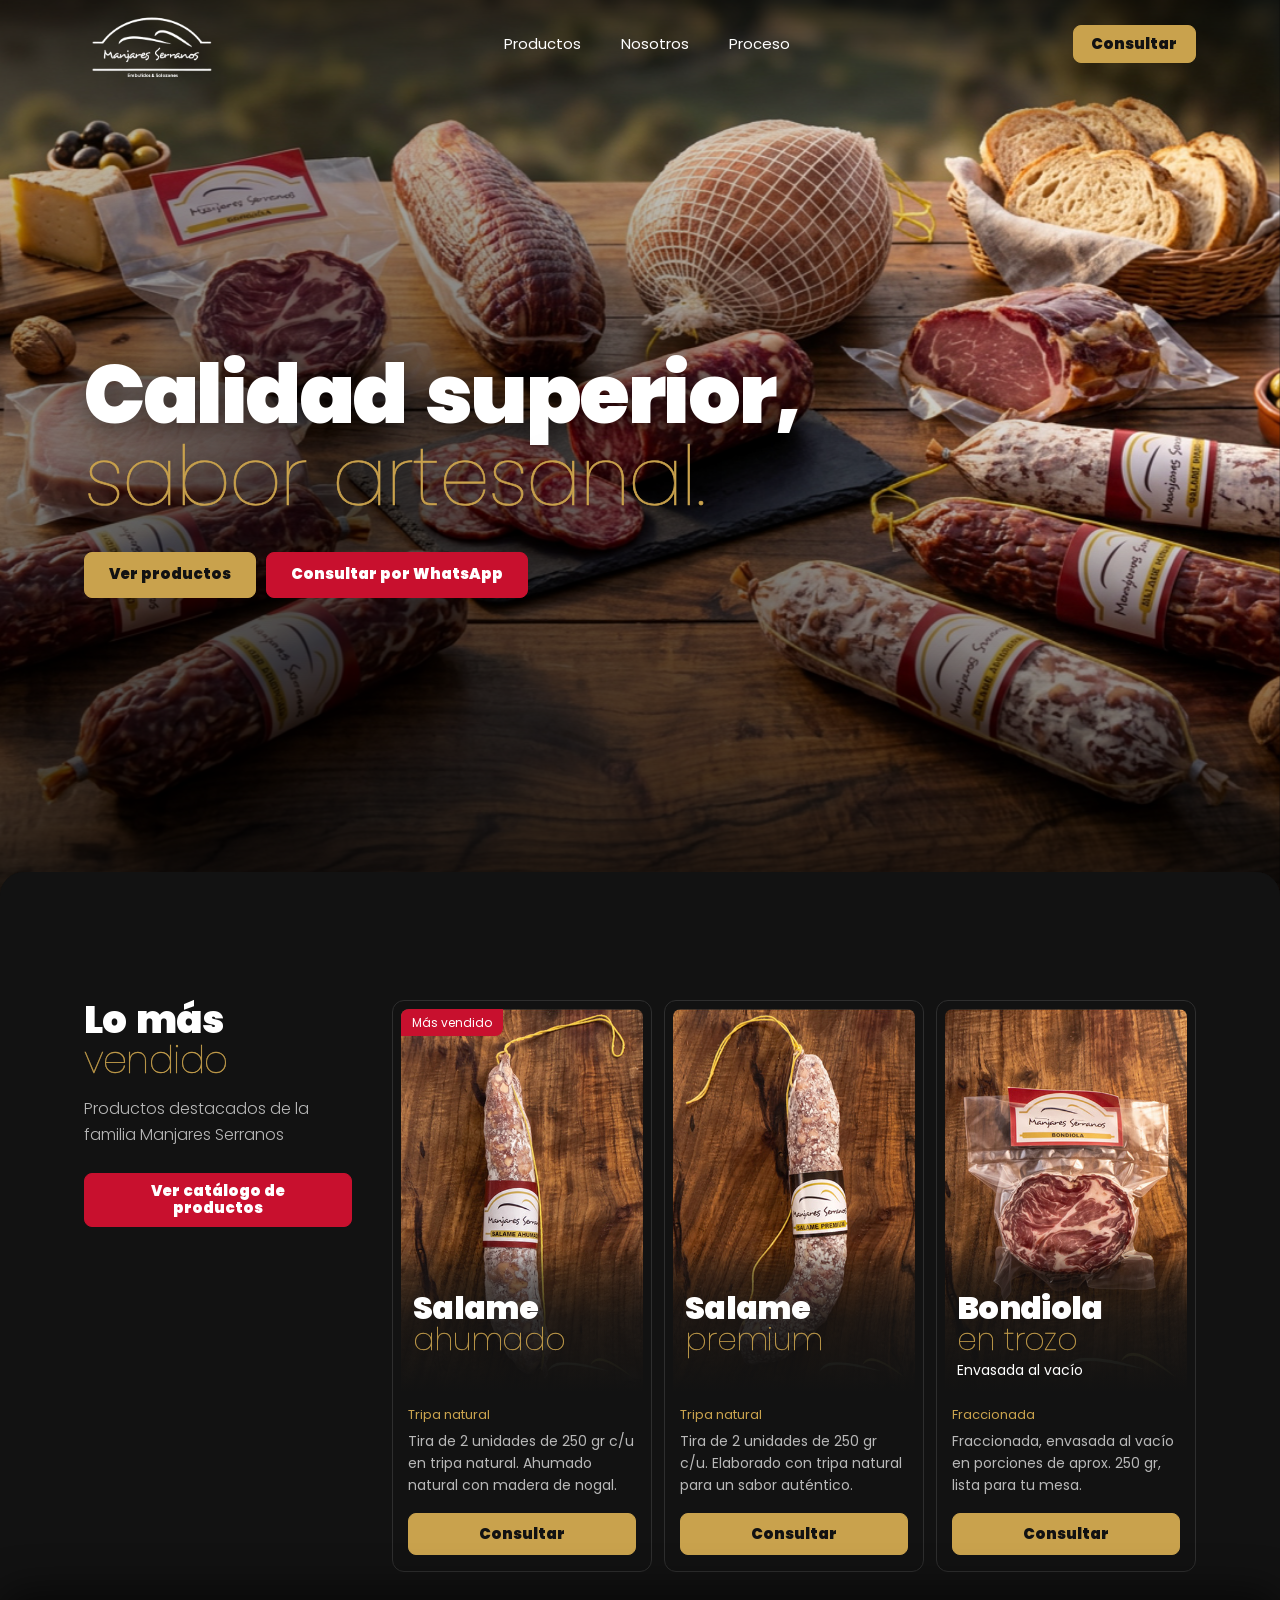
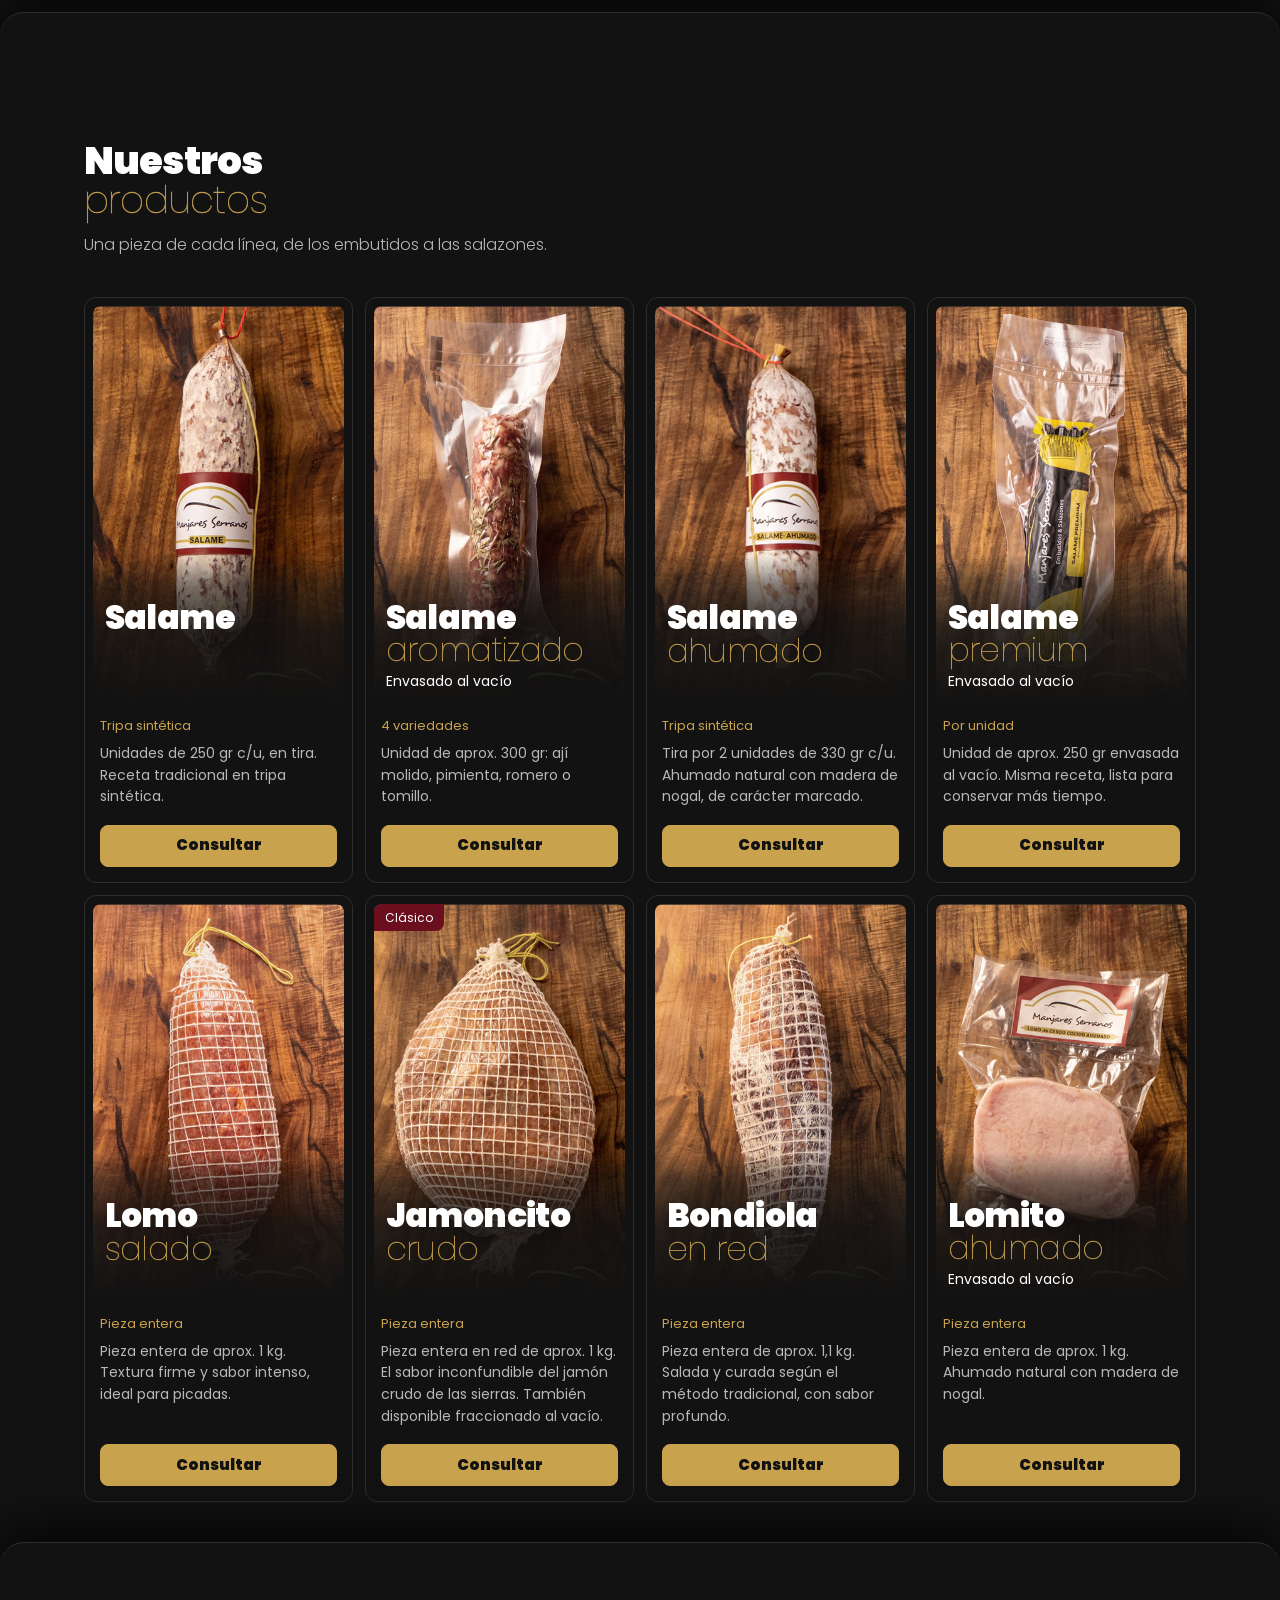
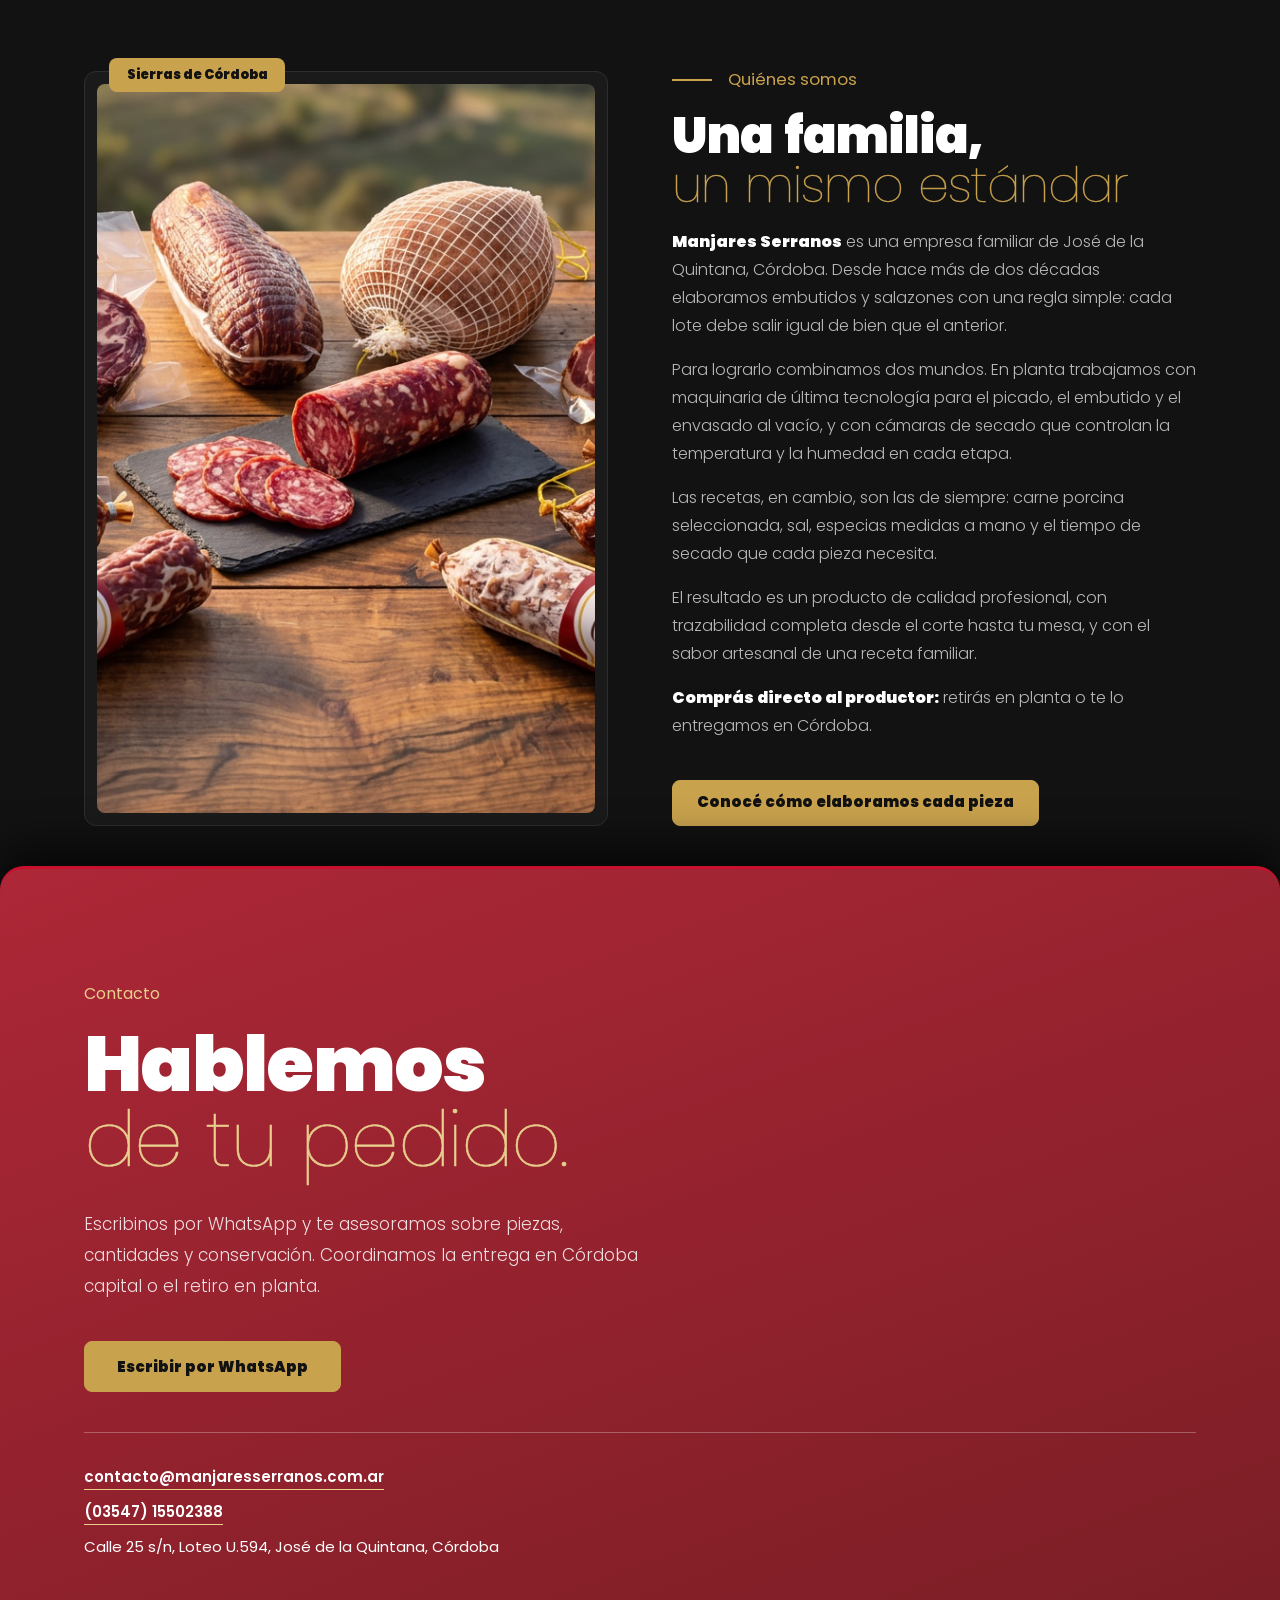
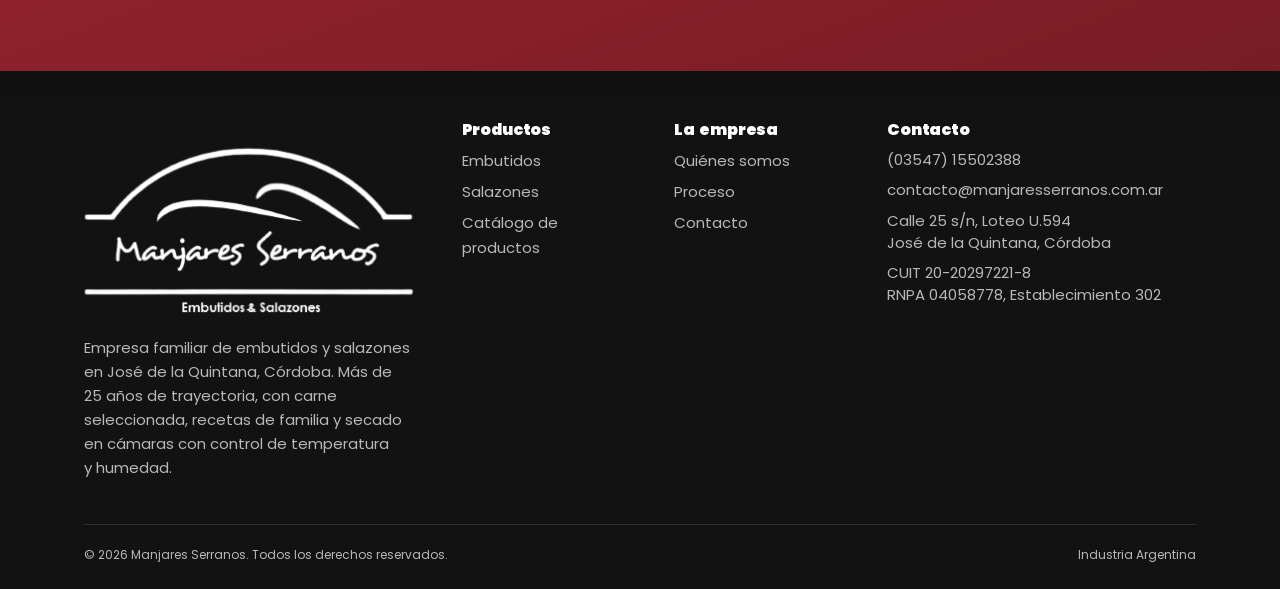
<file: index.html>
<!DOCTYPE html>
<html lang="es-AR">
<head>
    <meta charset="UTF-8">
    <meta name="viewport" content="width=device-width, initial-scale=1.0">
    <meta name="theme-color" content="#121212">
    <title>Manjares Serranos — Embutidos y salazones de las Sierras de Córdoba</title>
    <meta name="description" content="Embutidos y salazones de las Sierras de Córdoba, con recetas de familia y secado en cámaras controladas. Carne seleccionada, trazabilidad por lote y habilitación RNPA 04058778.">
    <meta property="og:title" content="Manjares Serranos — Embutidos y salazones de sierra">
    <meta property="og:description" content="Elaborados en las Sierras de Córdoba. Carne seleccionada, trazabilidad por lote, venta directa del productor.">
    <meta property="og:type" content="website">
    <meta property="og:url" content="https://manjaresserranos.com.ar/">
    <meta property="og:locale" content="es_AR">
    <meta name="twitter:card" content="summary_large_image">
    <link rel="canonical" href="https://manjaresserranos.com.ar/">
    <link rel="icon" href="img/logo.png">
    <link rel="preconnect" href="https://fonts.googleapis.com">
    <link rel="preconnect" href="https://fonts.gstatic.com" crossorigin>
    <link href="https://fonts.googleapis.com/css2?family=Poppins:wght@100;200;300;400;900&display=swap" rel="stylesheet">
    <link rel="stylesheet" href="css/style.css?v=20261127a">
    <script type="application/ld+json">{"@context":"https://schema.org","@type":"LocalBusiness","name":"Manjares Serranos","description":"Empresa familiar productora de embutidos y salazones elaborados en las Sierras de Córdoba, con habilitación RNPA y trazabilidad por lote","url":"https://manjaresserranos.com.ar","telephone":"+54-3547-15502388","email":"contacto@manjaresserranos.com.ar","address":{"@type":"PostalAddress","streetAddress":"Calle 25 s/n, Loteo U.594","addressLocality":"José de la Quintana","addressRegion":"Córdoba","postalCode":"5000","addressCountry":"AR"},"geo":{"@type":"GeoCoordinates","latitude":"-31.85","longitude":"-64.55"},"openingHours":"Mo-Fr 08:00-18:00","priceRange":"$$","image":"https://manjaresserranos.com.ar/img/logo-1716823387.jpg"}</script>
</head>
<body>
    <a href="#main" class="skip-link">Ir al contenido</a>

    <header class="site-header" id="header">
        <div class="wrap header-inner">
            <a href="index.html" class="header-logo" aria-label="Manjares Serranos, inicio">
                <img src="img/logo.png" alt="Manjares Serranos" width="121" height="64">
            </a>
            <nav class="header-nav" aria-label="Principal">
                <a href="productos.html" class="nav-link">Productos</a>
                <a href="nosotros.html" class="nav-link">Nosotros</a>
                <a href="proceso.html" class="nav-link">Proceso</a>
            </nav>
            <a href="https://wa.me/54354715502388" class="btn header-cta" target="_blank" rel="noopener">Consultar</a>
            <button class="menu-toggle" id="menuToggle" aria-label="Abrir menú" aria-expanded="false" aria-controls="mobileNav">
                <span></span><span></span><span></span>
            </button>
        </div>
    </header>

    <nav class="mobile-nav" id="mobileNav" aria-label="Menú móvil">
        <a href="productos.html" class="mobile-nav-link">Productos</a>
        <a href="nosotros.html" class="mobile-nav-link">Nosotros</a>
        <a href="proceso.html" class="mobile-nav-link">Proceso</a>
        <a href="https://wa.me/54354715502388" class="btn btn-gold" target="_blank" rel="noopener">Consultar por WhatsApp</a>
    </nav>

    <main id="main">
        <section class="hero" aria-labelledby="hero-title">
            <div class="hero-photo"><img src="img/home-sin-logo.jpg" alt="Mesa de madera con salames, bondiola, jamón y lomo de Manjares Serranos" fetchpriority="high" width="1376" height="768"></div>
            <div class="wrap hero-copy">
                <h1 class="hero-title" id="hero-title"><span>Calidad superior,</span><span class="t">sabor artesanal.</span></h1>
                <div class="hero-foot">
                    <div class="hero-actions">
                        <a href="productos.html" class="btn btn-gold">Ver productos</a>
                        <a href="https://wa.me/54354715502388" class="btn btn-line" target="_blank" rel="noopener">Consultar por WhatsApp</a>
                    </div>
                </div>
            </div>
        </section>

        <div class="sheet">
        <section class="section stack" id="destacados" aria-labelledby="prod-title">
            <div class="wrap featured">
                <div class="section-head">
                    <h2 id="prod-title">Lo más <span class="t">vendido</span></h2>
                    <p>Productos destacados de la familia Manjares Serranos</p>
                    <a href="productos.html" class="btn btn-line section-more">Ver catálogo de productos</a>
                </div>
                <div class="products products-three">
                    <article class="product">
                        <div class="product-media"><div class="product-photo"><img src="img/Salame-ahumado-tripa-de-vaca.jpg" alt="Salame ahumado en tripa natural" loading="lazy" width="400" height="631"><h3 class="product-name"><span>Salame</span> <span class="t">ahumado</span></h3></div><span class="product-tag">Más vendido</span></div>
                        <div class="product-text">
                            <p class="product-kind">Tripa natural</p>
                            <p class="product-desc">Tira de 2 unidades de 250 gr c/u en tripa natural. Ahumado natural con madera de nogal.</p>
                            <a class="product-link" href="https://wa.me/54354715502388?text=Hola,%20quiero%20consultar%20por%20el%20Salame%20Ahumado%20en%20tripa%20natural" target="_blank" rel="noopener" aria-label="Consultar por Salame ahumado en tripa natural en WhatsApp">Consultar</a>
                        </div>
                    </article>
                    <article class="product">
                        <div class="product-media"><div class="product-photo"><img src="img/salame-premium.jpg" alt="Salame premium en tripa natural" loading="lazy" width="400" height="631"><h3 class="product-name"><span>Salame</span> <span class="t">premium</span></h3></div></div>
                        <div class="product-text">
                            <p class="product-kind">Tripa natural</p>
                            <p class="product-desc">Tira de 2 unidades de 250 gr c/u. Elaborado con tripa natural para un sabor auténtico.</p>
                            <a class="product-link" href="https://wa.me/54354715502388?text=Hola,%20quiero%20consultar%20por%20el%20Salame%20Premium" target="_blank" rel="noopener" aria-label="Consultar por Salame premium en WhatsApp">Consultar</a>
                        </div>
                    </article>
                    <article class="product">
                        <div class="product-media"><div class="product-photo"><img src="img/Bondiola-en-trozo-envasada-al-vacio.jpg" alt="Bondiola envasada al vacío" loading="lazy" width="400" height="631"><h3 class="product-name"><span>Bondiola</span> <span class="t">en trozo</span> <span class="v">Envasada al vacío</span></h3></div></div>
                        <div class="product-text">
                            <p class="product-kind">Fraccionada</p>
                            <p class="product-desc">Fraccionada, envasada al vacío en porciones de aprox. 250 gr, lista para tu mesa.</p>
                            <a class="product-link" href="https://wa.me/54354715502388?text=Hola,%20quiero%20consultar%20por%20la%20Bondiola%20al%20vac%C3%ADo" target="_blank" rel="noopener" aria-label="Consultar por Bondiola al vacío en WhatsApp">Consultar</a>
                        </div>
                    </article>
                </div>
            </div>
        </section>


        <section class="section stack" id="variedades" aria-labelledby="var-title">
            <div class="wrap">
                <div class="section-head">
                    <h2 id="var-title">Nuestros <span class="t">productos</span></h2>
                    <p>Una pieza de cada línea, de los embutidos a las salazones.</p>
                </div>
                <div class="products products-four">
                    <article class="product">
                        <div class="product-media"><div class="product-photo"><img src="img/Salame-tripa-sintetica.jpg" alt="Salame en tripa sintética, tira por 2 unidades" loading="lazy" width="400" height="631"><h3 class="product-name"><span>Salame</span></h3></div></div>
                        <div class="product-text">
                            <p class="product-kind">Tripa sintética</p>
                            <p class="product-desc">Unidades de 250 gr c/u, en tira. Receta tradicional en tripa sintética.</p>
                            <a class="product-link" href="https://wa.me/54354715502388?text=Hola,%20quiero%20consultar%20por%20el%20Salame" target="_blank" rel="noopener" aria-label="Consultar por Salame en WhatsApp">Consultar</a>
                        </div>
                    </article>
                    <article class="product">
                        <div class="product-media"><div class="product-photo"><img src="img/Salame-aromatizado-Romero.jpg" alt="Salame aromatizado con romero, envasado al vacío" loading="lazy" width="400" height="631"><h3 class="product-name"><span>Salame</span> <span class="t">aromatizado</span> <span class="v">Envasado al vacío</span></h3></div></div>
                        <div class="product-text">
                            <p class="product-kind">4 variedades</p>
                            <p class="product-desc">Unidad de aprox. 300 gr: ají molido, pimienta, romero o tomillo.</p>
                            <a class="product-link" href="https://wa.me/54354715502388?text=Hola,%20quiero%20consultar%20por%20el%20Salame%20Aromatizado" target="_blank" rel="noopener" aria-label="Consultar por Salame aromatizado en WhatsApp">Consultar</a>
                        </div>
                    </article>
                    <article class="product">
                        <div class="product-media"><div class="product-photo"><img src="img/Salame-ahumnado-tripa-sintetica.jpg" alt="Salame ahumado natural en tripa sintética" loading="lazy" width="400" height="631"><h3 class="product-name"><span>Salame</span> <span class="t">ahumado</span></h3></div></div>
                        <div class="product-text">
                            <p class="product-kind">Tripa sintética</p>
                            <p class="product-desc">Tira por 2 unidades de 330 gr c/u. Ahumado natural con madera de nogal, de carácter marcado.</p>
                            <a class="product-link" href="https://wa.me/54354715502388?text=Hola,%20quiero%20consultar%20por%20el%20Salame%20Ahumado" target="_blank" rel="noopener" aria-label="Consultar por Salame ahumado en WhatsApp">Consultar</a>
                        </div>
                    </article>
                    <article class="product">
                        <div class="product-media"><div class="product-photo"><img src="img/salame-premium-envasado-al-vacio-01.jpg" alt="Salame premium envasado al vacío" loading="lazy" width="400" height="631"><h3 class="product-name"><span>Salame</span> <span class="t">premium</span> <span class="v">Envasado al vacío</span></h3></div></div>
                        <div class="product-text">
                            <p class="product-kind">Por unidad</p>
                            <p class="product-desc">Unidad de aprox. 250 gr envasada al vacío. Misma receta, lista para conservar más tiempo.</p>
                            <a class="product-link" href="https://wa.me/54354715502388?text=Hola,%20quiero%20consultar%20por%20el%20Salame%20Premium%20al%20vac%C3%ADo" target="_blank" rel="noopener" aria-label="Consultar por Salame premium al vacío en WhatsApp">Consultar</a>
                        </div>
                    </article>
                    <article class="product">
                        <div class="product-media"><div class="product-photo"><img src="img/Lomo-Salado.jpg" alt="Lomo de cerdo salado" loading="lazy" width="400" height="631"><h3 class="product-name"><span>Lomo</span> <span class="t">salado</span></h3></div></div>
                        <div class="product-text">
                            <p class="product-kind">Pieza entera</p>
                            <p class="product-desc">Pieza entera de aprox. 1 kg. Textura firme y sabor intenso, ideal para picadas.</p>
                            <a class="product-link" href="https://wa.me/54354715502388?text=Hola,%20quiero%20consultar%20por%20el%20Lomo%20de%20Cerdo%20Salado" target="_blank" rel="noopener" aria-label="Consultar por Lomo salado en WhatsApp">Consultar</a>
                        </div>
                    </article>
                    <article class="product">
                        <div class="product-media"><div class="product-photo"><img src="img/Jamoncito-crudo-serrano.jpg" alt="Jamoncito crudo serrano" loading="lazy" width="400" height="631"><h3 class="product-name"><span>Jamoncito</span> <span class="t">crudo</span></h3></div><span class="product-tag product-tag-bordo">Clásico</span></div>
                        <div class="product-text">
                            <p class="product-kind">Pieza entera</p>
                            <p class="product-desc">Pieza entera en red de aprox. 1 kg. El sabor inconfundible del jamón crudo de las sierras. También disponible fraccionado al vacío.</p>
                            <a class="product-link" href="https://wa.me/54354715502388?text=Hola,%20quiero%20consultar%20por%20el%20Jamoncito%20Crudo%20Serrano" target="_blank" rel="noopener" aria-label="Consultar por Jamoncito crudo en WhatsApp">Consultar</a>
                        </div>
                    </article>
                    <article class="product">
                        <div class="product-media"><div class="product-photo"><img src="img/Bondiola-en-red.jpg" alt="Bondiola de cerdo en red, pieza entera" loading="lazy" width="400" height="631"><h3 class="product-name"><span>Bondiola</span> <span class="t">en red</span></h3></div></div>
                        <div class="product-text">
                            <p class="product-kind">Pieza entera</p>
                            <p class="product-desc">Pieza entera de aprox. 1,1 kg. Salada y curada según el método tradicional, con sabor profundo.</p>
                            <a class="product-link" href="https://wa.me/54354715502388?text=Hola,%20quiero%20consultar%20por%20la%20Bondiola%20en%20red" target="_blank" rel="noopener" aria-label="Consultar por Bondiola en red en WhatsApp">Consultar</a>
                        </div>
                    </article>
                    <article class="product">
                        <div class="product-media"><div class="product-photo"><img src="img/Lomito-ahumado-envasado-al-vacio.jpg" alt="Lomito de cerdo ahumado envasado al vacío" loading="lazy" width="400" height="631"><h3 class="product-name"><span>Lomito</span> <span class="t">ahumado</span> <span class="v">Envasado al vacío</span></h3></div></div>
                        <div class="product-text">
                            <p class="product-kind">Pieza entera</p>
                            <p class="product-desc">Pieza entera de aprox. 1 kg. Ahumado natural con madera de nogal.</p>
                            <a class="product-link" href="https://wa.me/54354715502388?text=Hola,%20quiero%20consultar%20por%20el%20Lomito%20Ahumado" target="_blank" rel="noopener" aria-label="Consultar por Lomito ahumado en WhatsApp">Consultar</a>
                        </div>
                    </article>
                </div>
            </div>
        </section>

        <section class="section stack" id="nosotros" aria-labelledby="about-title">
            <div class="wrap about">
                <div class="about-photo"><img src="img/home-sin-logo.jpg" alt="Selección de embutidos y salazones Manjares Serranos sobre una mesa de madera" loading="lazy" width="1376" height="768"><span class="about-badge">Sierras de Córdoba</span></div>
                <div class="about-copy">
                    <span class="about-label">Quiénes somos</span>
                    <h2 id="about-title">Una familia, <span class="t">un mismo estándar</span></h2>
                    <p><strong>Manjares Serranos</strong> es una empresa familiar de José de la Quintana, Córdoba. Desde hace más de dos décadas elaboramos embutidos y salazones con una regla simple: cada lote debe salir igual de bien que el anterior.</p>
                    <p>Para lograrlo combinamos dos mundos. En planta trabajamos con maquinaria de última tecnología para el picado, el embutido y el envasado al vacío, y con cámaras de secado que controlan la temperatura y la humedad en cada etapa.</p>
                    <p>Las recetas, en cambio, son las de siempre: carne porcina seleccionada, sal, especias medidas a mano y el tiempo de secado que cada pieza necesita.</p>
                    <p>El resultado es un producto de calidad profesional, con trazabilidad completa desde el corte hasta tu mesa, y con el sabor artesanal de una receta familiar.</p>
                    <p><strong>Comprás directo al productor:</strong> retirás en planta o te lo entregamos en Córdoba.</p>
                    <a href="proceso.html" class="text-link">Conocé cómo elaboramos cada pieza</a>
                </div>
            </div>
        </section>

        <section class="cta stack" id="contacto" aria-labelledby="cta-title">
            <div class="wrap">
                <div>
                    <p class="cta-label">Contacto</p>
                    <h2 id="cta-title">Hablemos <span class="t">de tu pedido.</span></h2>
                    <p class="cta-text">Escribinos por WhatsApp y te asesoramos sobre piezas, cantidades y conservación. Coordinamos la entrega en Córdoba capital o el retiro en planta.</p>
                    <a href="https://wa.me/54354715502388" class="btn" target="_blank" rel="noopener">Escribir por WhatsApp</a>
                </div>
                <address class="cta-contact">
                    <a href="mailto:contacto@manjaresserranos.com.ar">contacto@manjaresserranos.com.ar</a>
                    <a href="tel:+54354715502388">(03547) 15502388</a>
                    <span>Calle 25 s/n, Loteo U.594, José de la Quintana, Córdoba</span>
                </address>
            </div>
        </section>
        </div>
    </main>

    <footer class="site-footer">
        <div class="wrap">
            <div class="footer-grid">
                <div class="footer-brand">
                    <img src="img/logo.png" alt="Manjares Serranos" class="footer-logo" width="159" height="84">
                    <p>Empresa familiar de embutidos y salazones en José de la Quintana, Córdoba. Más de 25 años de trayectoria, con carne seleccionada, recetas de familia y secado en cámaras con control de temperatura y humedad.</p>
                </div>
                <div>
                    <h2 class="footer-title">Productos</h2>
                    <div class="footer-links">
                        <a href="productos.html#embutidos">Embutidos</a>
                        <a href="productos.html#salazones">Salazones</a>
                        <a href="productos.html">Catálogo de productos</a>
                    </div>
                </div>
                <div>
                    <h2 class="footer-title">La empresa</h2>
                    <div class="footer-links">
                        <a href="nosotros.html">Quiénes somos</a>
                        <a href="proceso.html">Proceso</a>
                        <a href="#contacto">Contacto</a>
                    </div>
                </div>
                <div>
                    <h2 class="footer-title">Contacto</h2>
                    <div class="footer-data">
                        <span>(03547) 15502388</span>
                        <span>contacto@manjaresserranos.com.ar</span>
                        <span>Calle 25 s/n, Loteo U.594<br>José de la Quintana, Córdoba</span>
                        <span>CUIT 20-20297221-8<br>RNPA 04058778, Establecimiento 302</span>
                        <!-- Data Fiscal de ARCA (ex AFIP): reemplazar CODIGO por el del formulario F.960 y descomentar
                        <a href="http://qr.afip.gob.ar/?qr=CODIGO" target="_F960AFIPInfo" rel="noopener" class="data-fiscal"><img src="http://www.afip.gob.ar/images/f960/DATAWEB.jpg" alt="Data Fiscal de ARCA" width="60" height="82" loading="lazy"></a> -->
                    </div>
                </div>
            </div>
            <div class="footer-bottom">
                <span>© 2026 Manjares Serranos. Todos los derechos reservados.</span>
                <span>Industria Argentina</span>
            </div>
        </div>
    </footer>

    <script src="js/main.js?v=20261127a"></script>
</body>
</html>
</file>
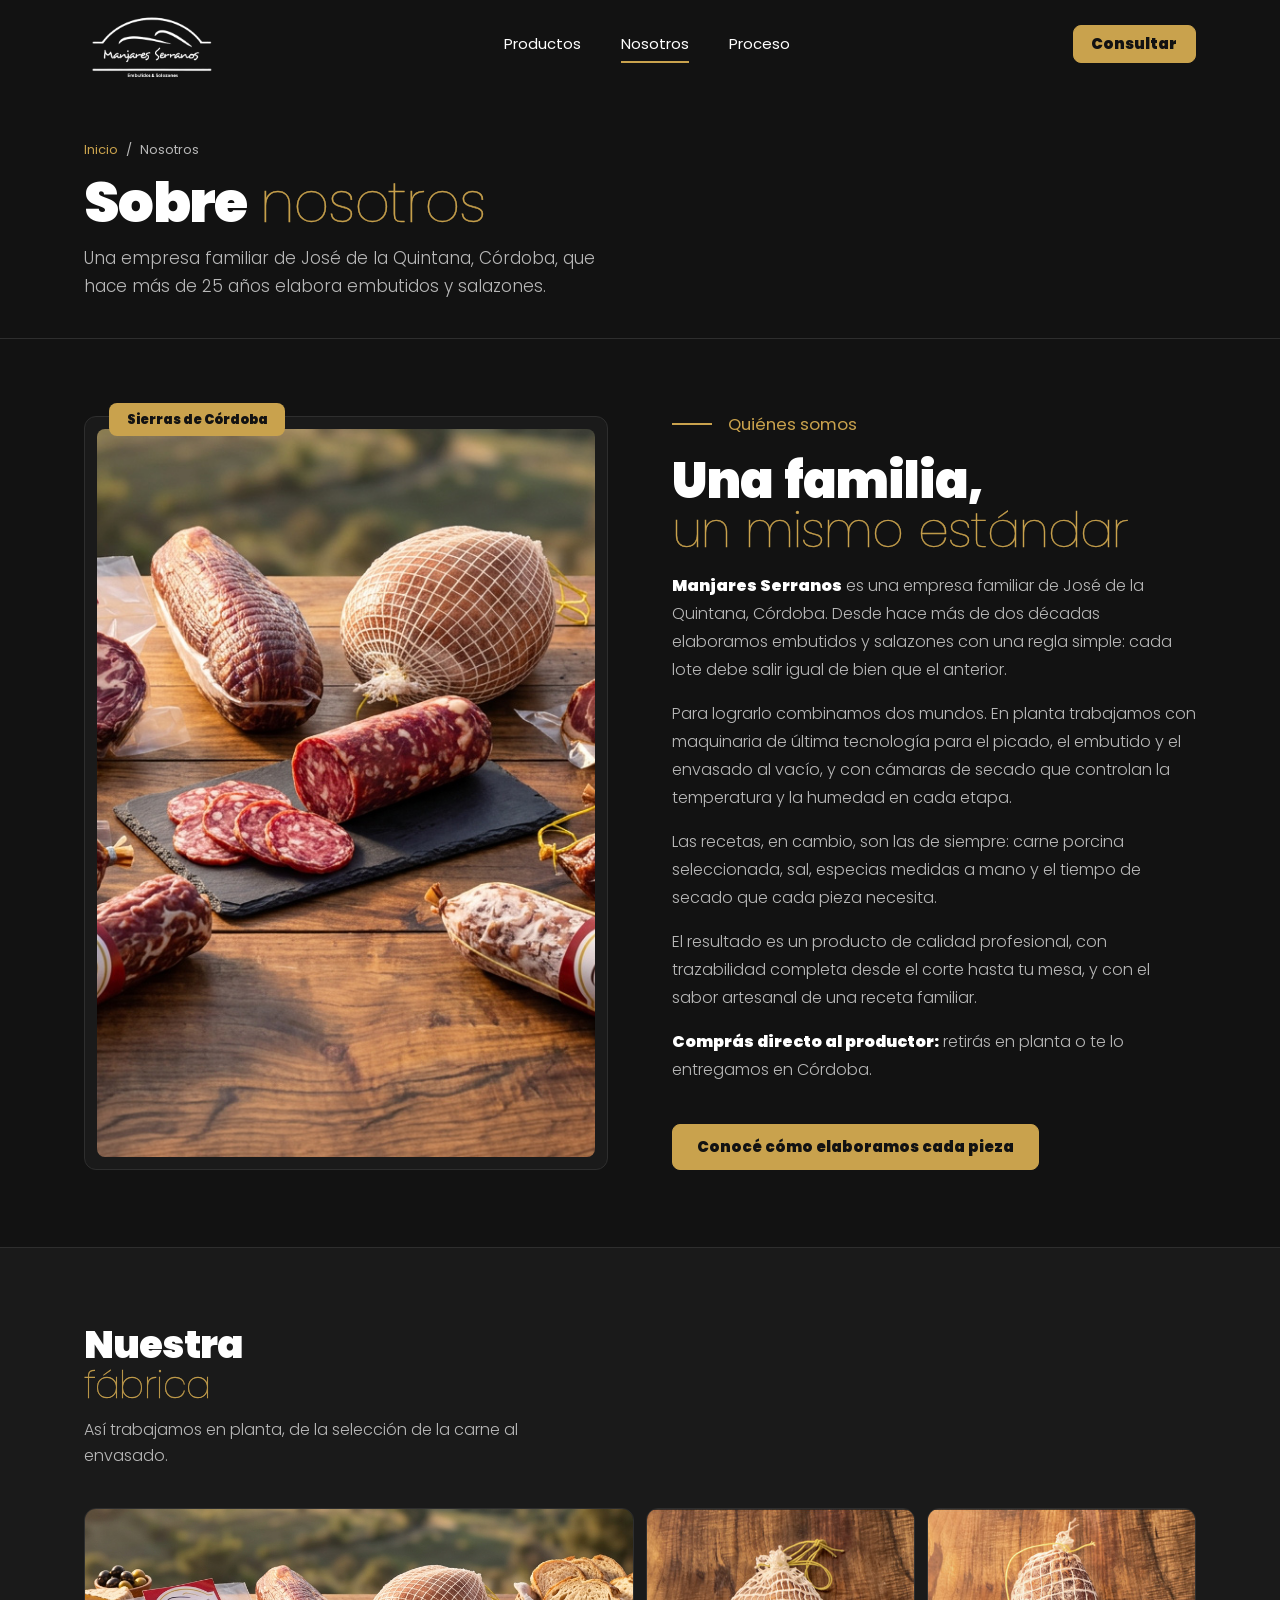
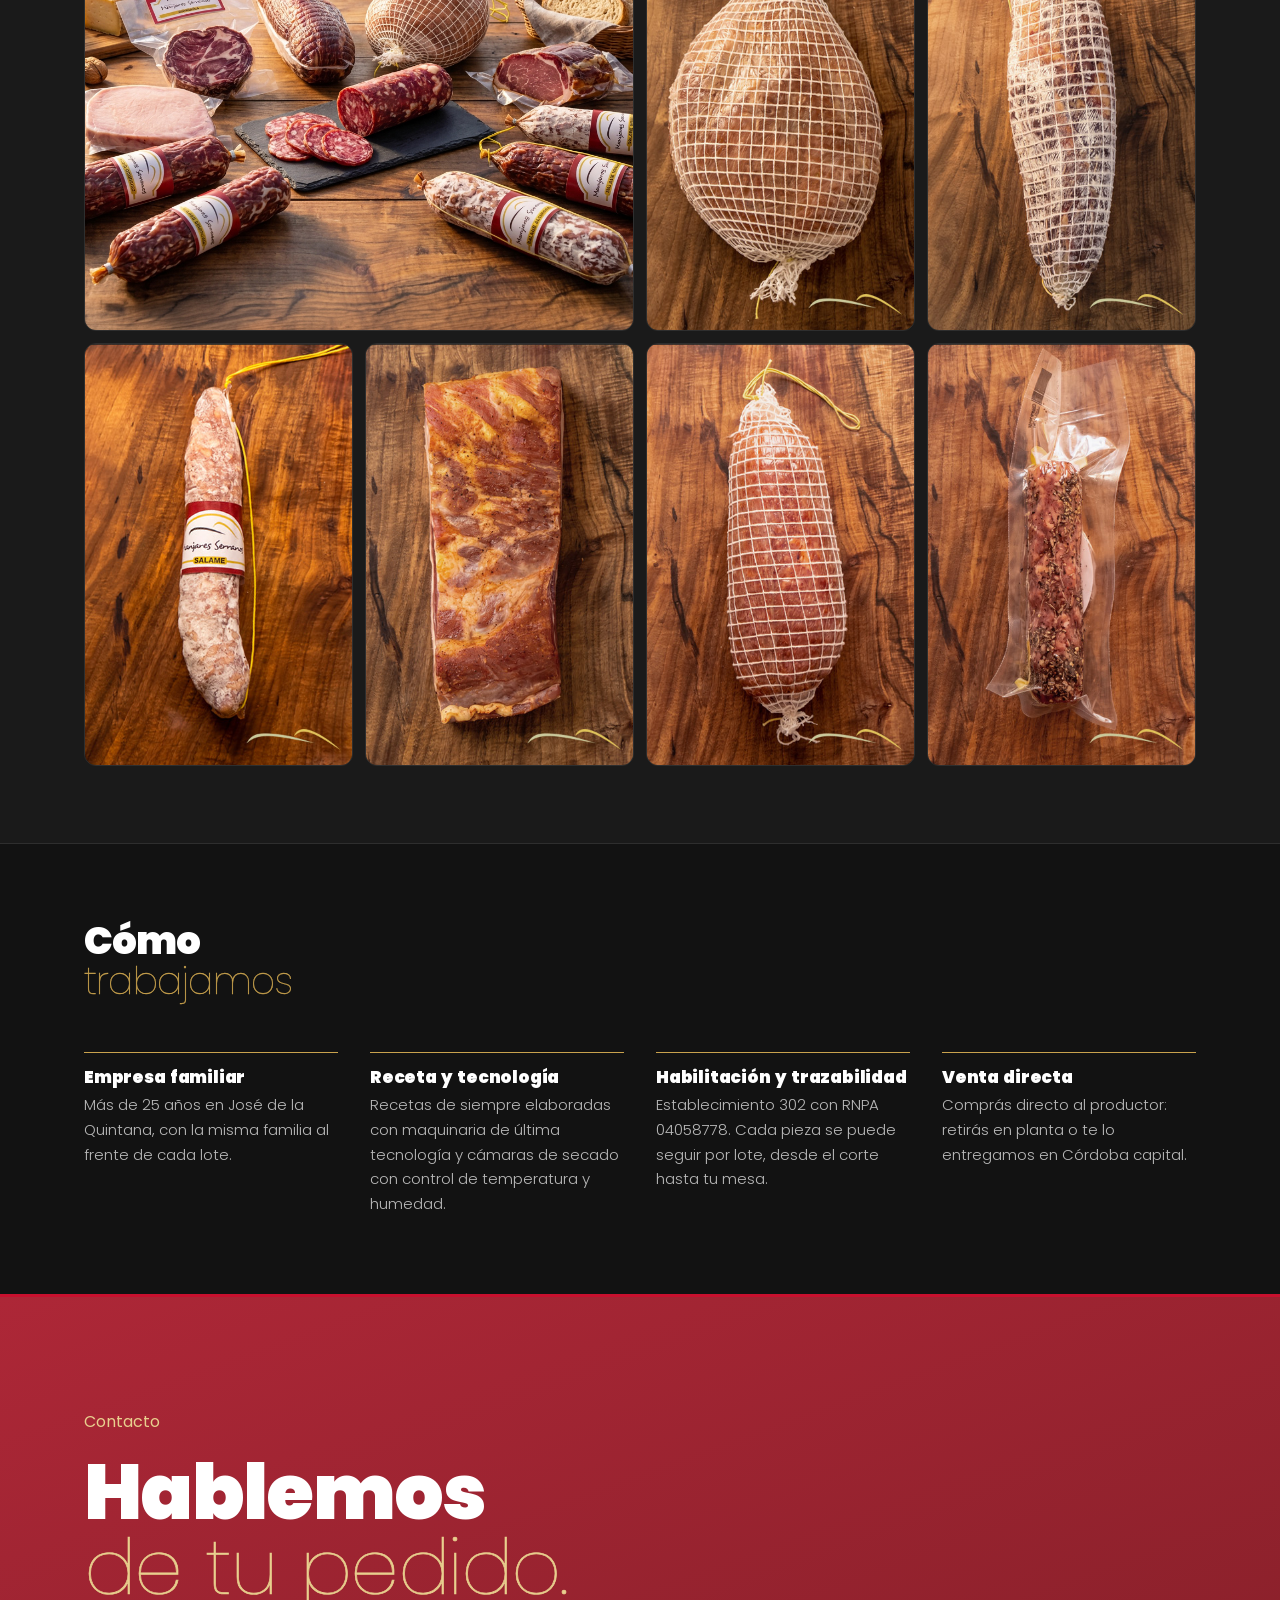
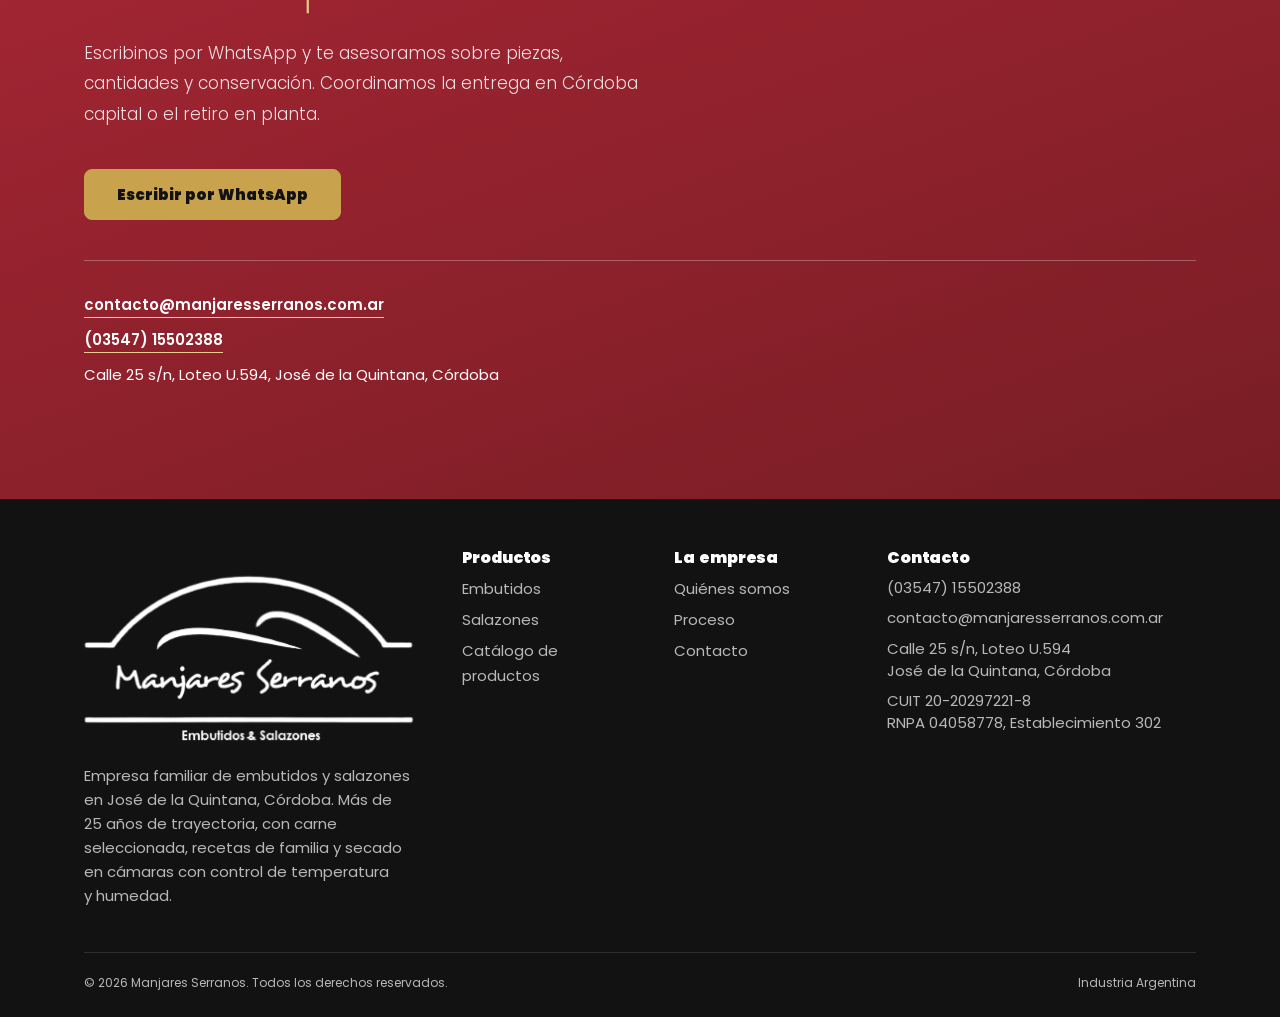
<file: nosotros.html>
<!DOCTYPE html>
<html lang="es-AR">
<head>
    <meta charset="UTF-8">
    <meta name="viewport" content="width=device-width, initial-scale=1.0">
    <meta name="theme-color" content="#121212">
    <title>Nosotros — Manjares Serranos</title>
    <meta name="description" content="Manjares Serranos es una empresa familiar de José de la Quintana, Córdoba, que elabora embutidos y salazones con recetas de familia y maquinaria de última tecnología.">
    <meta property="og:title" content="Nosotros — Manjares Serranos">
    <meta property="og:description" content="Empresa familiar de embutidos y salazones en José de la Quintana, Córdoba. Más de 25 años de trayectoria.">
    <meta property="og:type" content="website">
    <meta property="og:url" content="https://manjaresserranos.com.ar/nosotros.html">
    <meta property="og:locale" content="es_AR">
    <meta name="twitter:card" content="summary_large_image">
    <link rel="canonical" href="https://manjaresserranos.com.ar/nosotros.html">
    <link rel="icon" href="img/logo.png">
    <link rel="preconnect" href="https://fonts.googleapis.com">
    <link rel="preconnect" href="https://fonts.gstatic.com" crossorigin>
    <link href="https://fonts.googleapis.com/css2?family=Poppins:wght@100;200;300;400;900&display=swap" rel="stylesheet">
    <link rel="stylesheet" href="css/style.css?v=20261127a">
</head>
<body>
    <a href="#main" class="skip-link">Ir al contenido</a>

    <header class="site-header" id="header">
        <div class="wrap header-inner">
            <a href="index.html" class="header-logo" aria-label="Manjares Serranos, inicio">
                <img src="img/logo.png" alt="Manjares Serranos" width="121" height="64">
            </a>
            <nav class="header-nav" aria-label="Principal">
                <a href="productos.html" class="nav-link">Productos</a>
                <a href="nosotros.html" class="nav-link" aria-current="page">Nosotros</a>
                <a href="proceso.html" class="nav-link">Proceso</a>
            </nav>
            <a href="https://wa.me/54354715502388" class="btn header-cta" target="_blank" rel="noopener">Consultar</a>
            <button class="menu-toggle" id="menuToggle" aria-label="Abrir menú" aria-expanded="false" aria-controls="mobileNav">
                <span></span><span></span><span></span>
            </button>
        </div>
    </header>

    <nav class="mobile-nav" id="mobileNav" aria-label="Menú móvil">
        <a href="productos.html" class="mobile-nav-link">Productos</a>
        <a href="nosotros.html" class="mobile-nav-link">Nosotros</a>
        <a href="proceso.html" class="mobile-nav-link">Proceso</a>
        <a href="https://wa.me/54354715502388" class="btn btn-gold" target="_blank" rel="noopener">Consultar por WhatsApp</a>
    </nav>

    <main id="main">
        <section class="page-head">
            <div class="wrap">
                <nav class="crumbs" aria-label="Ruta"><a href="index.html">Inicio</a><span aria-hidden="true">/</span><span>Nosotros</span></nav>
                <h1>Sobre <span class="t">nosotros</span></h1>
                <p>Una empresa familiar de José de la Quintana, Córdoba, que hace más de 25 años elabora embutidos y salazones.</p>
            </div>
        </section>

        <section class="section" aria-labelledby="about-title">
            <div class="wrap about">
                <div class="about-photo"><img src="img/home-sin-logo.jpg" alt="Selección de embutidos y salazones Manjares Serranos sobre una mesa de madera" loading="lazy" width="1376" height="768"><span class="about-badge">Sierras de Córdoba</span></div>
                <div class="about-copy">
                    <span class="about-label">Quiénes somos</span>
                    <h2 id="about-title">Una familia, <span class="t">un mismo estándar</span></h2>
                    <p><strong>Manjares Serranos</strong> es una empresa familiar de José de la Quintana, Córdoba. Desde hace más de dos décadas elaboramos embutidos y salazones con una regla simple: cada lote debe salir igual de bien que el anterior.</p>
                    <p>Para lograrlo combinamos dos mundos. En planta trabajamos con maquinaria de última tecnología para el picado, el embutido y el envasado al vacío, y con cámaras de secado que controlan la temperatura y la humedad en cada etapa.</p>
                    <p>Las recetas, en cambio, son las de siempre: carne porcina seleccionada, sal, especias medidas a mano y el tiempo de secado que cada pieza necesita.</p>
                    <p>El resultado es un producto de calidad profesional, con trazabilidad completa desde el corte hasta tu mesa, y con el sabor artesanal de una receta familiar.</p>
                    <p><strong>Comprás directo al productor:</strong> retirás en planta o te lo entregamos en Córdoba.</p>
                    <a href="proceso.html" class="text-link">Conocé cómo elaboramos cada pieza</a>
                </div>
            </div>
        </section>

        <section class="section stages-band" aria-labelledby="fab-title">
            <div class="wrap">
                <div class="section-head">
                    <h2 id="fab-title">Nuestra <span class="t">fábrica</span></h2>
                    <p>Así trabajamos en planta, de la selección de la carne al envasado.</p>
                </div>
                <ul class="gallery">
                    <li class="gallery-wide"><img src="img/home-sin-logo.jpg" alt="Mesa con salames, bondiola, jamón y lomo de Manjares Serranos" loading="lazy" width="1376" height="768"></li>
                    <li><img src="img/Jamoncito-crudo-serrano.jpg" alt="Jamoncito crudo serrano en red" loading="lazy" width="400" height="631"></li>
                    <li><img src="img/Bondiola-en-red.jpg" alt="Bondiola de cerdo en red" loading="lazy" width="400" height="631"></li>
                    <li><img src="img/Salame-tripa-de-vaca.jpg" alt="Salames en tripa natural" loading="lazy" width="400" height="631"></li>
                    <li><img src="img/Panceta-en-plancha.jpg" alt="Panceta en plancha" loading="lazy" width="400" height="631"></li>
                    <li><img src="img/Lomo-Salado.jpg" alt="Lomo de cerdo salado" loading="lazy" width="400" height="631"></li>
                    <li><img src="img/Salame-aromatizado-Pimienta.jpg" alt="Salame aromatizado con pimienta" loading="lazy" width="400" height="631"></li>
                </ul>
            </div>
        </section>

        <section class="section" aria-labelledby="val-title">
            <div class="wrap">
                <div class="section-head"><h2 id="val-title">Cómo <span class="t">trabajamos</span></h2></div>
                <div class="reasons reasons-four">
                    <article class="reason"><h3>Empresa familiar</h3><p>Más de 25 años en José de la Quintana, con la misma familia al frente de cada lote.</p></article>
                    <article class="reason"><h3>Receta y tecnología</h3><p>Recetas de siempre elaboradas con maquinaria de última tecnología y cámaras de secado con control de temperatura y humedad.</p></article>
                    <article class="reason"><h3>Habilitación y trazabilidad</h3><p>Establecimiento 302 con RNPA 04058778. Cada pieza se puede seguir por lote, desde el corte hasta tu mesa.</p></article>
                    <article class="reason"><h3>Venta directa</h3><p>Comprás directo al productor: retirás en planta o te lo entregamos en Córdoba capital.</p></article>
                </div>
            </div>
        </section>

        <section class="cta" id="contacto" aria-labelledby="cta-title">
            <div class="wrap">
                <div>
                    <p class="cta-label">Contacto</p>
                    <h2 id="cta-title">Hablemos <span class="t">de tu pedido.</span></h2>
                    <p class="cta-text">Escribinos por WhatsApp y te asesoramos sobre piezas, cantidades y conservación. Coordinamos la entrega en Córdoba capital o el retiro en planta.</p>
                    <a href="https://wa.me/54354715502388" class="btn" target="_blank" rel="noopener">Escribir por WhatsApp</a>
                </div>
                <address class="cta-contact">
                    <a href="mailto:contacto@manjaresserranos.com.ar">contacto@manjaresserranos.com.ar</a>
                    <a href="tel:+54354715502388">(03547) 15502388</a>
                    <span>Calle 25 s/n, Loteo U.594, José de la Quintana, Córdoba</span>
                </address>
            </div>
        </section>
    </main>

    <footer class="site-footer">
        <div class="wrap">
            <div class="footer-grid">
                <div class="footer-brand">
                    <img src="img/logo.png" alt="Manjares Serranos" class="footer-logo" width="159" height="84">
                    <p>Empresa familiar de embutidos y salazones en José de la Quintana, Córdoba. Más de 25 años de trayectoria, con carne seleccionada, recetas de familia y secado en cámaras con control de temperatura y humedad.</p>
                </div>
                <div>
                    <h2 class="footer-title">Productos</h2>
                    <div class="footer-links">
                        <a href="productos.html#embutidos">Embutidos</a>
                        <a href="productos.html#salazones">Salazones</a>
                        <a href="productos.html">Catálogo de productos</a>
                    </div>
                </div>
                <div>
                    <h2 class="footer-title">La empresa</h2>
                    <div class="footer-links">
                        <a href="nosotros.html">Quiénes somos</a>
                        <a href="proceso.html">Proceso</a>
                        <a href="#contacto">Contacto</a>
                    </div>
                </div>
                <div>
                    <h2 class="footer-title">Contacto</h2>
                    <div class="footer-data">
                        <span>(03547) 15502388</span>
                        <span>contacto@manjaresserranos.com.ar</span>
                        <span>Calle 25 s/n, Loteo U.594<br>José de la Quintana, Córdoba</span>
                        <span>CUIT 20-20297221-8<br>RNPA 04058778, Establecimiento 302</span>
                        <!-- Data Fiscal de ARCA (ex AFIP): reemplazar CODIGO por el del formulario F.960 y descomentar
                        <a href="http://qr.afip.gob.ar/?qr=CODIGO" target="_F960AFIPInfo" rel="noopener" class="data-fiscal"><img src="http://www.afip.gob.ar/images/f960/DATAWEB.jpg" alt="Data Fiscal de ARCA" width="60" height="82" loading="lazy"></a> -->
                    </div>
                </div>
            </div>
            <div class="footer-bottom">
                <span>© 2026 Manjares Serranos. Todos los derechos reservados.</span>
                <span>Industria Argentina</span>
            </div>
        </div>
    </footer>

    <script src="js/main.js?v=20261127a"></script>
</body>
</html>
</file>
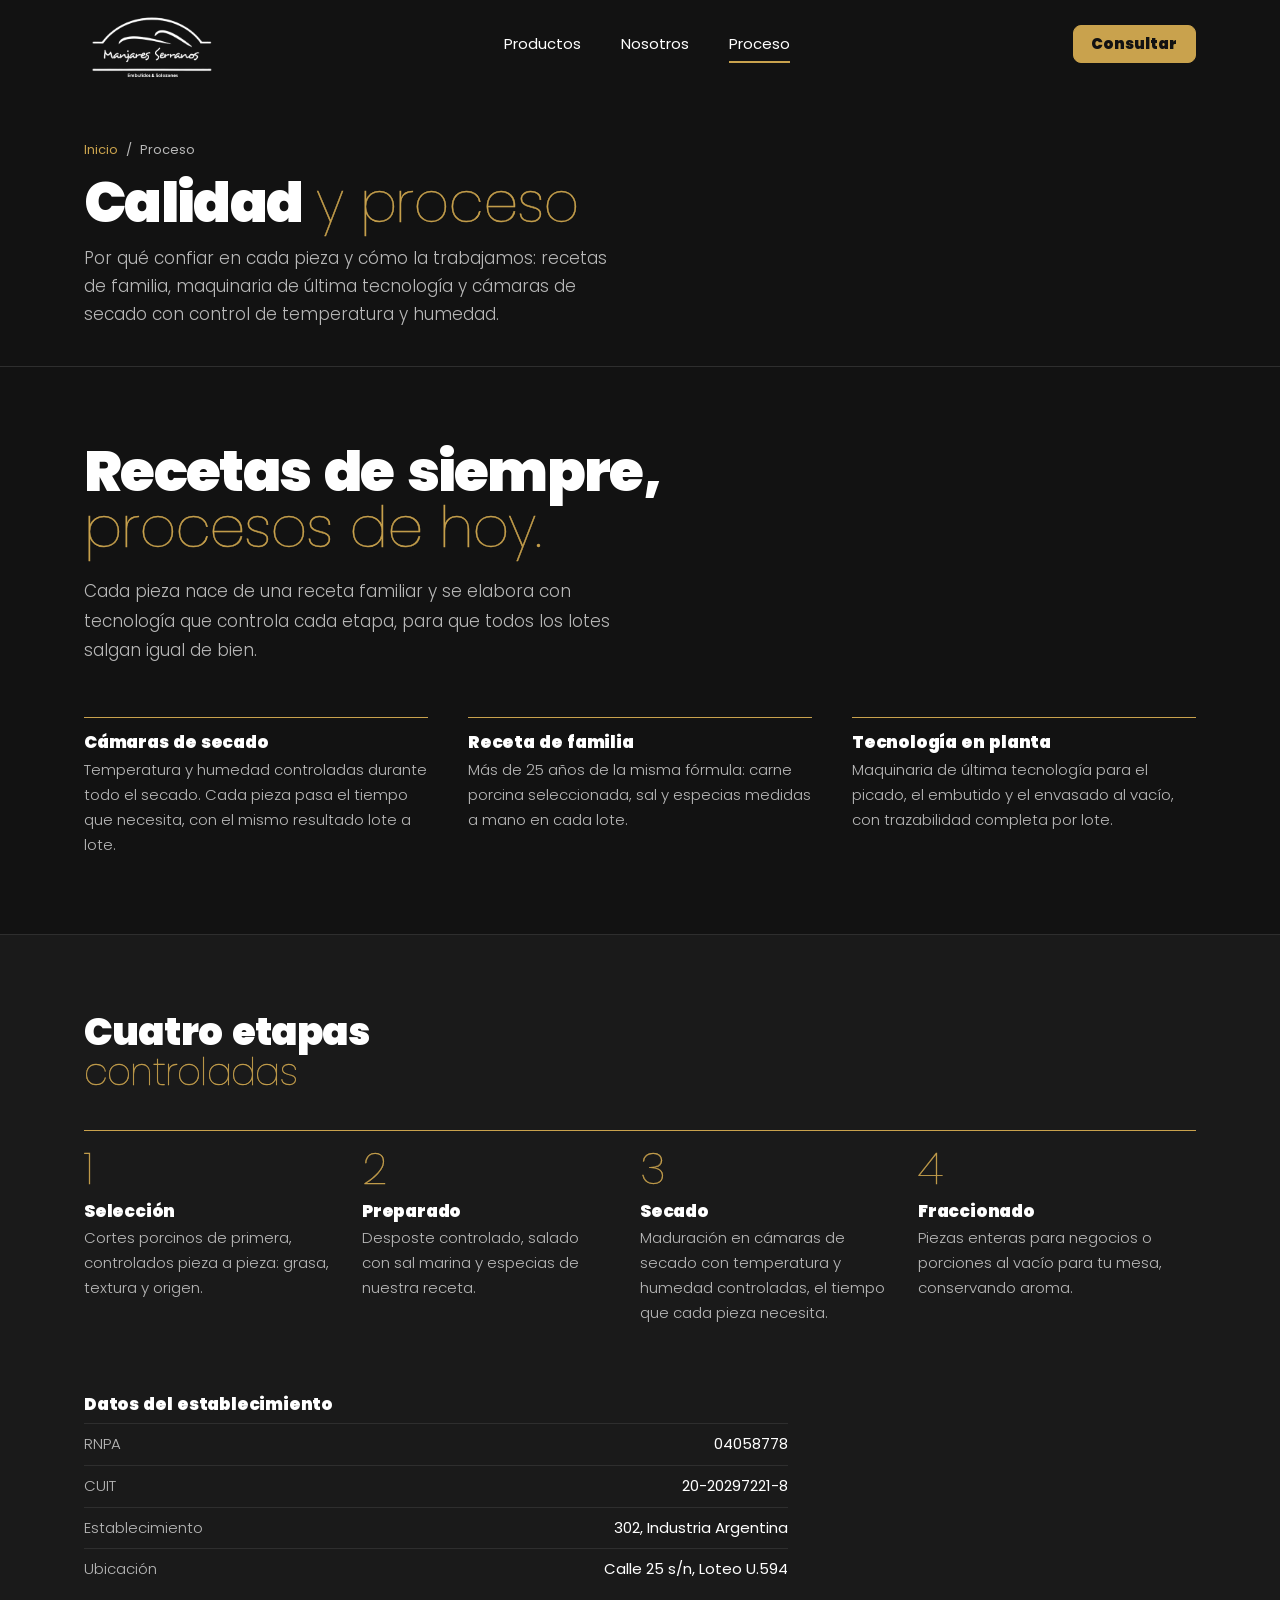
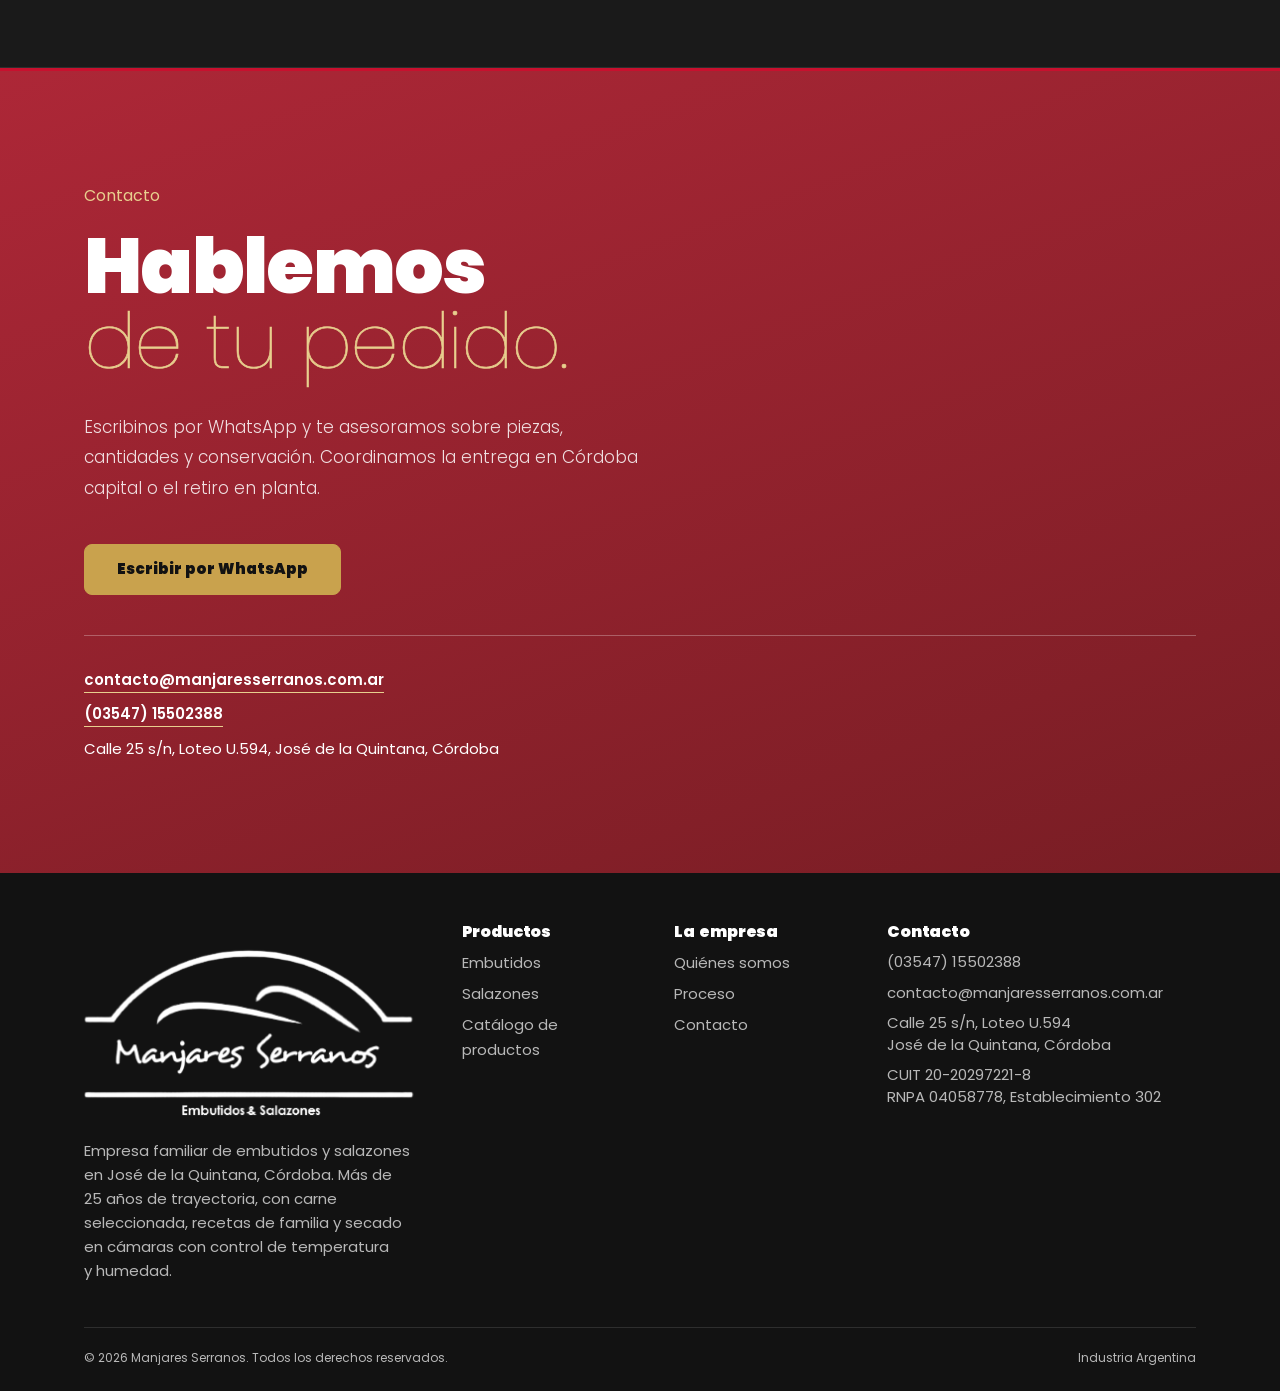
<file: proceso.html>
<!DOCTYPE html>
<html lang="es-AR">
<head>
    <meta charset="UTF-8">
    <meta name="viewport" content="width=device-width, initial-scale=1.0">
    <meta name="theme-color" content="#121212">
    <title>Calidad y proceso — Manjares Serranos</title>
    <meta name="description" content="Por qué confiar en Manjares Serranos y cómo elaboramos cada pieza: selección, preparado, secado y fraccionado. Habilitación RNPA 04058778.">
    <meta property="og:title" content="Calidad y proceso — Manjares Serranos">
    <meta property="og:description" content="Receta de familia, tecnología en planta y cámaras de secado. Selección, preparado, secado y fraccionado en José de la Quintana, Córdoba.">
    <meta property="og:type" content="website">
    <meta property="og:url" content="https://manjaresserranos.com.ar/proceso.html">
    <meta property="og:locale" content="es_AR">
    <meta name="twitter:card" content="summary_large_image">
    <link rel="canonical" href="https://manjaresserranos.com.ar/proceso.html">
    <link rel="icon" href="img/logo.png">
    <link rel="preconnect" href="https://fonts.googleapis.com">
    <link rel="preconnect" href="https://fonts.gstatic.com" crossorigin>
    <link href="https://fonts.googleapis.com/css2?family=Poppins:wght@100;200;300;400;900&display=swap" rel="stylesheet">
    <link rel="stylesheet" href="css/style.css?v=20261127a">
</head>
<body>
    <a href="#main" class="skip-link">Ir al contenido</a>

    <header class="site-header" id="header">
        <div class="wrap header-inner">
            <a href="index.html" class="header-logo" aria-label="Manjares Serranos, inicio">
                <img src="img/logo.png" alt="Manjares Serranos" width="121" height="64">
            </a>
            <nav class="header-nav" aria-label="Principal">
                <a href="productos.html" class="nav-link">Productos</a>
                <a href="nosotros.html" class="nav-link">Nosotros</a>
                <a href="proceso.html" class="nav-link" aria-current="page">Proceso</a>
            </nav>
            <a href="https://wa.me/54354715502388" class="btn header-cta" target="_blank" rel="noopener">Consultar</a>
            <button class="menu-toggle" id="menuToggle" aria-label="Abrir menú" aria-expanded="false" aria-controls="mobileNav">
                <span></span><span></span><span></span>
            </button>
        </div>
    </header>

    <nav class="mobile-nav" id="mobileNav" aria-label="Menú móvil">
        <a href="productos.html" class="mobile-nav-link">Productos</a>
        <a href="nosotros.html" class="mobile-nav-link">Nosotros</a>
        <a href="proceso.html" class="mobile-nav-link">Proceso</a>
        <a href="https://wa.me/54354715502388" class="btn btn-gold" target="_blank" rel="noopener">Consultar por WhatsApp</a>
    </nav>

    <main id="main">
        <section class="page-head">
            <div class="wrap">
                <nav class="crumbs" aria-label="Ruta"><a href="index.html">Inicio</a><span aria-hidden="true">/</span><span>Proceso</span></nav>
                <h1>Calidad <span class="t">y proceso</span></h1>
                <p>Por qué confiar en cada pieza y cómo la trabajamos: recetas de familia, maquinaria de última tecnología y cámaras de secado con control de temperatura y humedad.</p>
            </div>
        </section>

        <section class="section" aria-labelledby="dif-title">
            <div class="wrap">
                <h2 class="sr-only" id="dif-title">Tres razones para confiar</h2>
                <div class="manifesto"><p class="manifesto-title"><span>Recetas de siempre,</span> <span class="t">procesos de hoy.</span></p><p class="manifesto-text">Cada pieza nace de una receta familiar y se elabora con tecnología que controla cada etapa, para que todos los lotes salgan igual de bien.</p></div>
                <div class="reasons">
                    <article class="reason"><h3>Cámaras de secado</h3><p>Temperatura y humedad controladas durante todo el secado. Cada pieza pasa el tiempo que necesita, con el mismo resultado lote a lote.</p></article>
                    <article class="reason"><h3>Receta de familia</h3><p>Más de 25 años de la misma fórmula: carne porcina seleccionada, sal y especias medidas a mano en cada lote.</p></article>
                    <article class="reason"><h3>Tecnología en planta</h3><p>Maquinaria de última tecnología para el picado, el embutido y el envasado al vacío, con trazabilidad completa por lote.</p></article>
                </div>
            </div>
        </section>

        <section class="section stages-band" id="etapas" aria-labelledby="proc-title">
            <div class="wrap">
                <div class="section-head"><h2 id="proc-title">Cuatro etapas <span class="t">controladas</span></h2></div>
                <ol class="stages">
                    <li class="stage"><h3>Selección</h3><p>Cortes porcinos de primera, controlados pieza a pieza: grasa, textura y origen.</p></li>
                    <li class="stage"><h3>Preparado</h3><p>Desposte controlado, salado con sal marina y especias de nuestra receta.</p></li>
                    <li class="stage"><h3>Secado</h3><p>Maduración en cámaras de secado con temperatura y humedad controladas, el tiempo que cada pieza necesita.</p></li>
                    <li class="stage"><h3>Fraccionado</h3><p>Piezas enteras para negocios o porciones al vacío para tu mesa, conservando aroma.</p></li>
                </ol>
                <div class="tech">
                    <h3>Datos del establecimiento</h3>
                    <dl>
                        <div class="tech-line"><dt>RNPA</dt><dd>04058778</dd></div>
                        <div class="tech-line"><dt>CUIT</dt><dd>20-20297221-8</dd></div>
                        <div class="tech-line"><dt>Establecimiento</dt><dd>302, Industria Argentina</dd></div>
                        <div class="tech-line"><dt>Ubicación</dt><dd>Calle 25 s/n, Loteo U.594</dd></div>
                    </dl>
                </div>
            </div>
        </section>

        <section class="cta" id="contacto" aria-labelledby="cta-title">
            <div class="wrap">
                <div>
                    <p class="cta-label">Contacto</p>
                    <h2 id="cta-title">Hablemos <span class="t">de tu pedido.</span></h2>
                    <p class="cta-text">Escribinos por WhatsApp y te asesoramos sobre piezas, cantidades y conservación. Coordinamos la entrega en Córdoba capital o el retiro en planta.</p>
                    <a href="https://wa.me/54354715502388" class="btn" target="_blank" rel="noopener">Escribir por WhatsApp</a>
                </div>
                <address class="cta-contact">
                    <a href="mailto:contacto@manjaresserranos.com.ar">contacto@manjaresserranos.com.ar</a>
                    <a href="tel:+54354715502388">(03547) 15502388</a>
                    <span>Calle 25 s/n, Loteo U.594, José de la Quintana, Córdoba</span>
                </address>
            </div>
        </section>
    </main>

    <footer class="site-footer">
        <div class="wrap">
            <div class="footer-grid">
                <div class="footer-brand">
                    <img src="img/logo.png" alt="Manjares Serranos" class="footer-logo" width="159" height="84">
                    <p>Empresa familiar de embutidos y salazones en José de la Quintana, Córdoba. Más de 25 años de trayectoria, con carne seleccionada, recetas de familia y secado en cámaras con control de temperatura y humedad.</p>
                </div>
                <div>
                    <h2 class="footer-title">Productos</h2>
                    <div class="footer-links">
                        <a href="productos.html#embutidos">Embutidos</a>
                        <a href="productos.html#salazones">Salazones</a>
                        <a href="productos.html">Catálogo de productos</a>
                    </div>
                </div>
                <div>
                    <h2 class="footer-title">La empresa</h2>
                    <div class="footer-links">
                        <a href="nosotros.html">Quiénes somos</a>
                        <a href="proceso.html">Proceso</a>
                        <a href="#contacto">Contacto</a>
                    </div>
                </div>
                <div>
                    <h2 class="footer-title">Contacto</h2>
                    <div class="footer-data">
                        <span>(03547) 15502388</span>
                        <span>contacto@manjaresserranos.com.ar</span>
                        <span>Calle 25 s/n, Loteo U.594<br>José de la Quintana, Córdoba</span>
                        <span>CUIT 20-20297221-8<br>RNPA 04058778, Establecimiento 302</span>
                        <!-- Data Fiscal de ARCA (ex AFIP): reemplazar CODIGO por el del formulario F.960 y descomentar
                        <a href="http://qr.afip.gob.ar/?qr=CODIGO" target="_F960AFIPInfo" rel="noopener" class="data-fiscal"><img src="http://www.afip.gob.ar/images/f960/DATAWEB.jpg" alt="Data Fiscal de ARCA" width="60" height="82" loading="lazy"></a> -->
                    </div>
                </div>
            </div>
            <div class="footer-bottom">
                <span>© 2026 Manjares Serranos. Todos los derechos reservados.</span>
                <span>Industria Argentina</span>
            </div>
        </div>
    </footer>

    <script src="js/main.js?v=20261127a"></script>
</body>
</html>
</file>
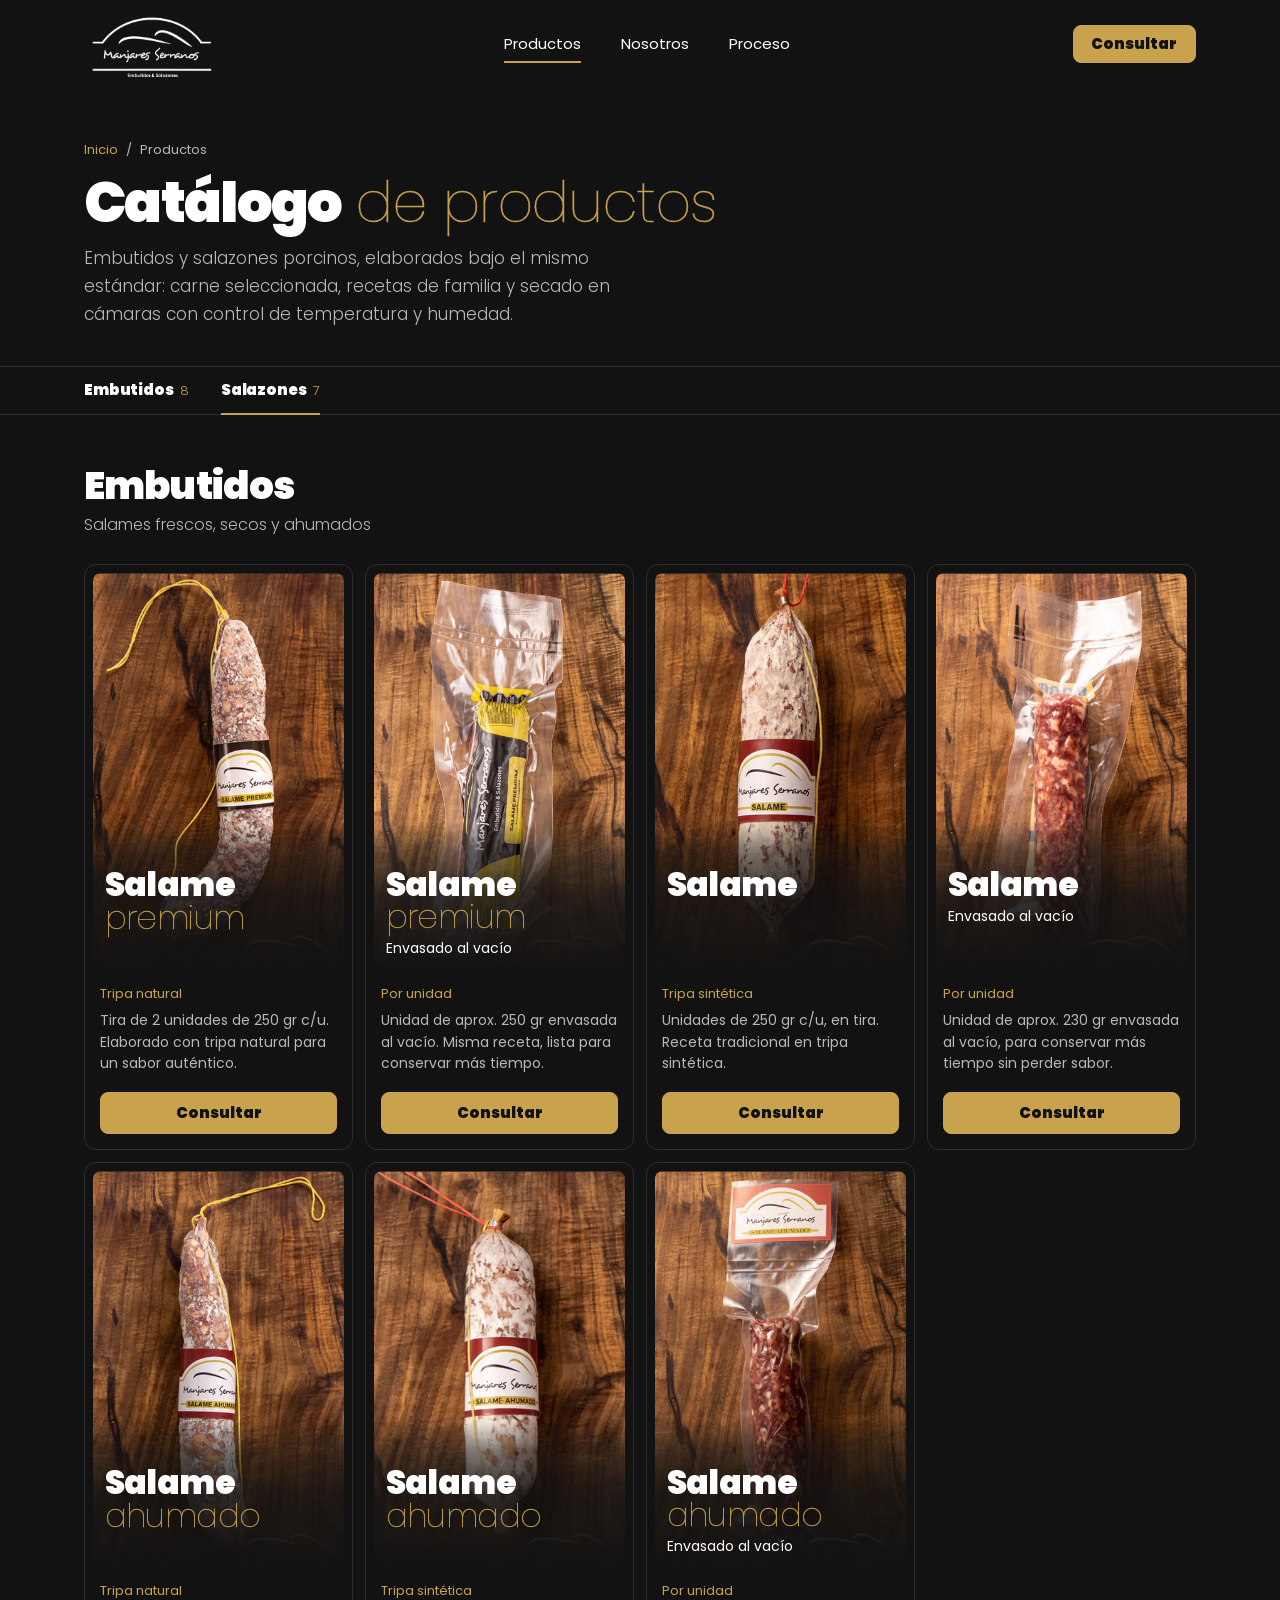
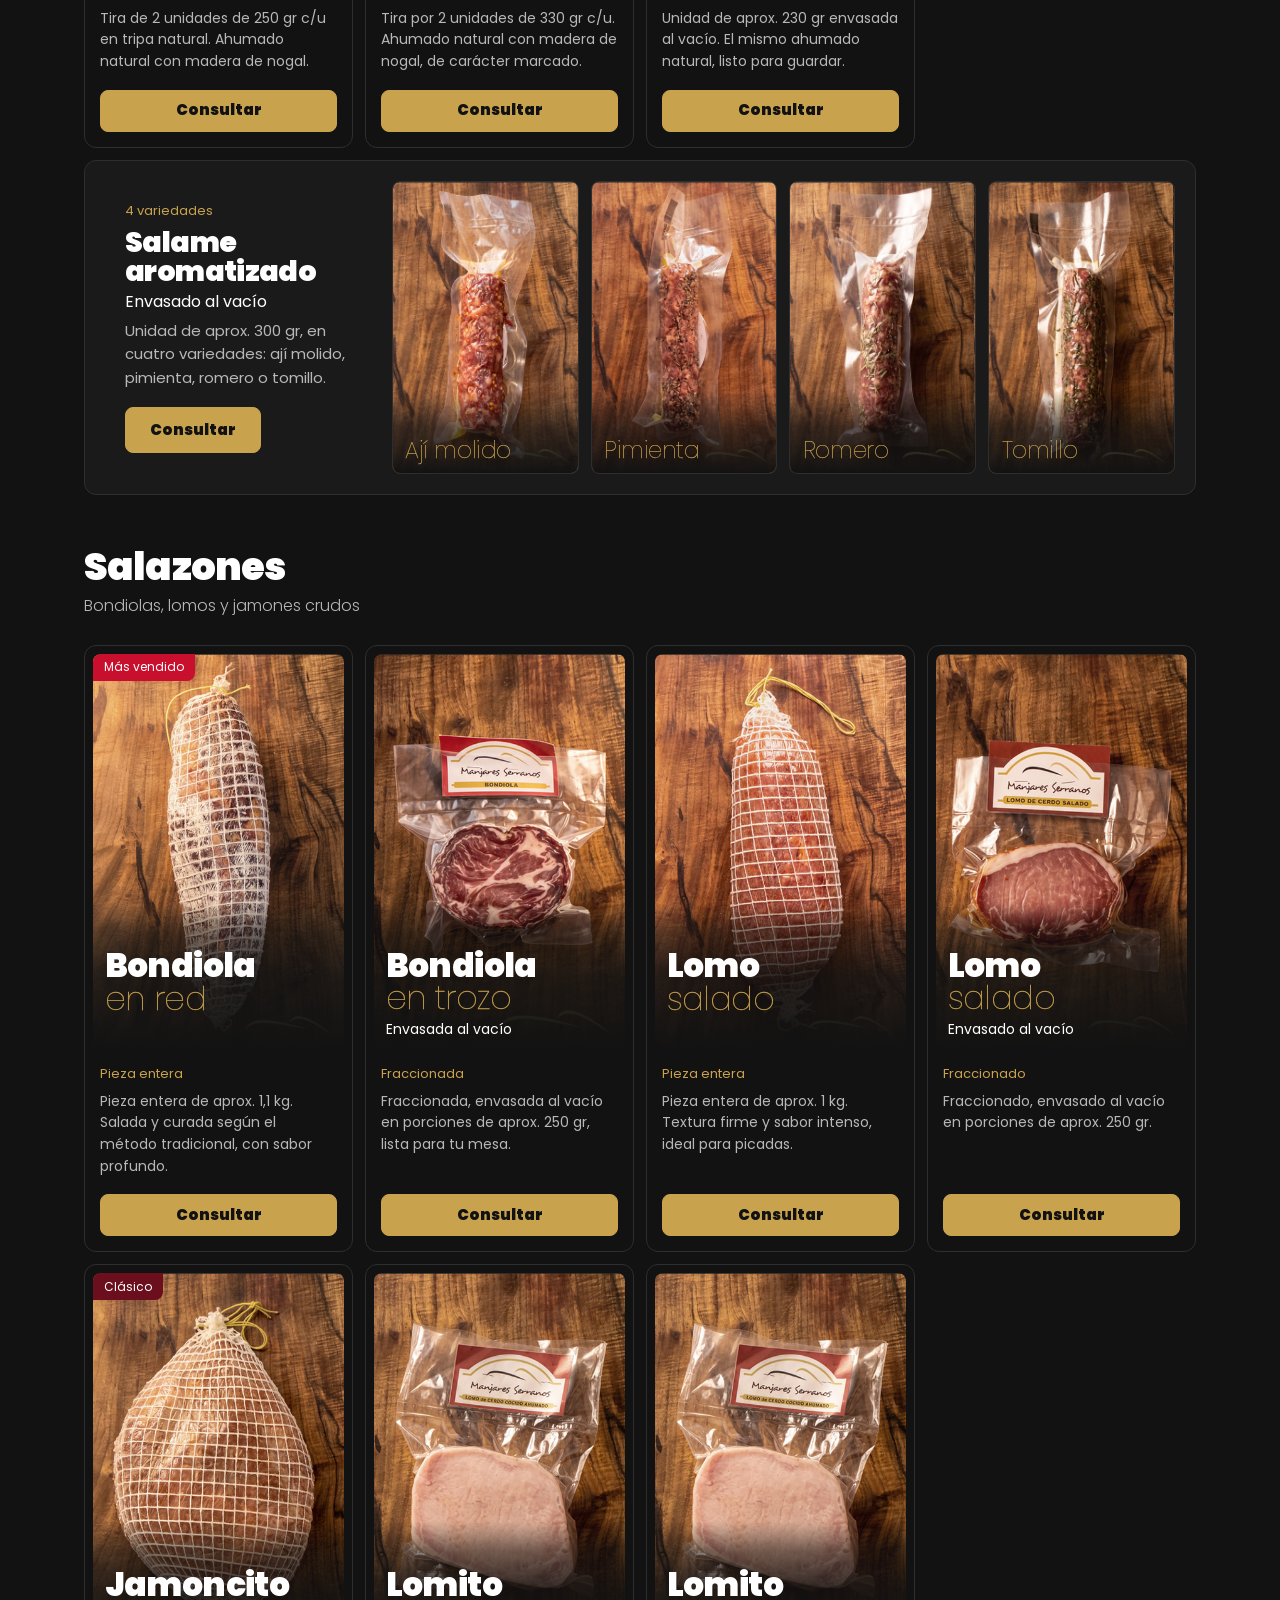
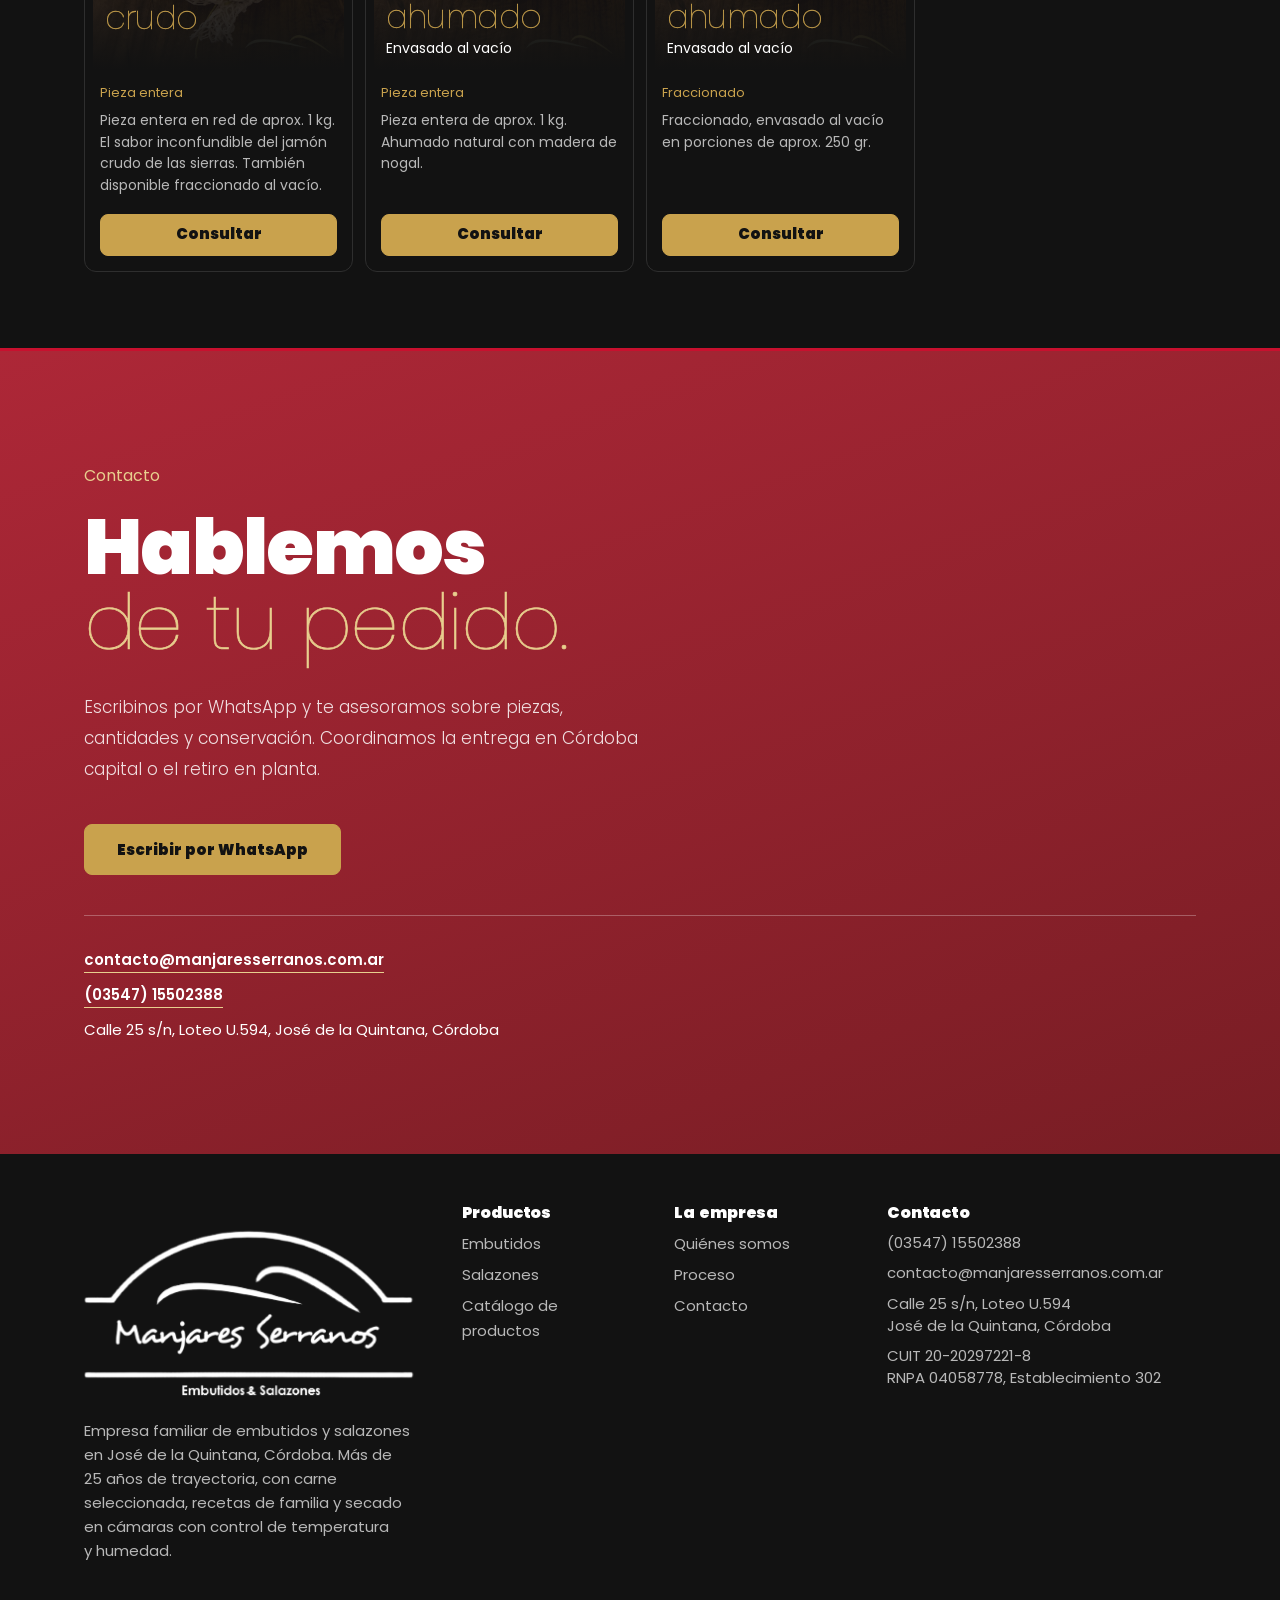
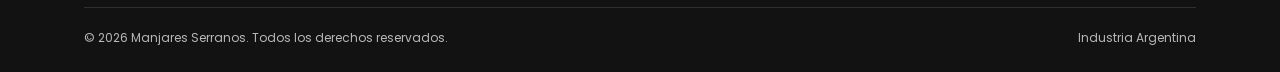
<file: productos.html>
<!DOCTYPE html>
<html lang="es-AR">
<head>
    <meta charset="UTF-8">
    <meta name="viewport" content="width=device-width, initial-scale=1.0">
    <meta name="theme-color" content="#121212">
    <title>Productos — Manjares Serranos | Embutidos y salazones</title>
    <meta name="description" content="Catálogo de productos de Manjares Serranos: embutidos y salazones porcinos. Elaborados en las Sierras de Córdoba, venta directa del productor.">
    <meta property="og:title" content="Productos — Manjares Serranos">
    <meta property="og:description" content="Embutidos y salazones elaborados en las Sierras de Córdoba.">
    <meta property="og:type" content="website">
    <meta property="og:url" content="https://manjaresserranos.com.ar/productos.html">
    <meta property="og:locale" content="es_AR">
    <meta name="twitter:card" content="summary_large_image">
    <link rel="canonical" href="https://manjaresserranos.com.ar/productos.html">
    <link rel="icon" href="img/logo.png">
    <link rel="preconnect" href="https://fonts.googleapis.com">
    <link rel="preconnect" href="https://fonts.gstatic.com" crossorigin>
    <link href="https://fonts.googleapis.com/css2?family=Poppins:wght@100;200;300;400;900&display=swap" rel="stylesheet">
    <link rel="stylesheet" href="css/style.css?v=20261127a">
</head>
<body>
    <a href="#main" class="skip-link">Ir al contenido</a>

    <header class="site-header" id="header">
        <div class="wrap header-inner">
            <a href="index.html" class="header-logo" aria-label="Manjares Serranos, inicio">
                <img src="img/logo.png" alt="Manjares Serranos" width="121" height="64">
            </a>
            <nav class="header-nav" aria-label="Principal">
                <a href="productos.html" class="nav-link" aria-current="page">Productos</a>
                <a href="nosotros.html" class="nav-link">Nosotros</a>
                <a href="proceso.html" class="nav-link">Proceso</a>
            </nav>
            <a href="https://wa.me/54354715502388" class="btn header-cta" target="_blank" rel="noopener">Consultar</a>
            <button class="menu-toggle" id="menuToggle" aria-label="Abrir menú" aria-expanded="false" aria-controls="mobileNav">
                <span></span><span></span><span></span>
            </button>
        </div>
    </header>

    <nav class="mobile-nav" id="mobileNav" aria-label="Menú móvil">
        <a href="productos.html" class="mobile-nav-link">Productos</a>
        <a href="nosotros.html" class="mobile-nav-link">Nosotros</a>
        <a href="proceso.html" class="mobile-nav-link">Proceso</a>
        <a href="https://wa.me/54354715502388" class="btn btn-gold" target="_blank" rel="noopener">Consultar por WhatsApp</a>
    </nav>

    <main id="main">
        <section class="page-head">
            <div class="wrap">
                <nav class="crumbs" aria-label="Ruta"><a href="index.html">Inicio</a><span aria-hidden="true">/</span><span>Productos</span></nav>
                <h1>Catálogo <span class="t">de productos</span></h1>
                <p>Embutidos y salazones porcinos, elaborados bajo el mismo estándar: carne seleccionada, recetas de familia y secado en cámaras con control de temperatura y humedad.</p>
            </div>
        </section>

        <nav class="catalog-nav" aria-label="Líneas de productos">
            <div class="wrap">
                <a href="#embutidos">Embutidos <small>8</small></a>
                <a href="#salazones">Salazones <small>7</small></a>
            </div>
        </nav>

        <section class="catalog-group" id="embutidos" aria-labelledby="emb-title">
            <div class="wrap">
                <header><h2 id="emb-title">Embutidos</h2><p>Salames frescos, secos y ahumados</p></header>
                <div class="products">
                    <article class="product">
                        <div class="product-media"><div class="product-photo"><img src="img/salame-premium.jpg" alt="Salame premium en tripa natural" loading="lazy" width="400" height="631"><h3 class="product-name"><span>Salame</span> <span class="t">premium</span></h3></div></div>
                        <div class="product-text">
                            <p class="product-kind">Tripa natural</p>
                            <p class="product-desc">Tira de 2 unidades de 250 gr c/u. Elaborado con tripa natural para un sabor auténtico.</p>
                            <a class="product-link" href="https://wa.me/54354715502388?text=Hola,%20quiero%20consultar%20por%20el%20Salame%20Premium" target="_blank" rel="noopener" aria-label="Consultar por Salame premium en WhatsApp">Consultar</a>
                        </div>
                    </article>
                    <article class="product">
                        <div class="product-media"><div class="product-photo"><img src="img/salame-premium-envasado-al-vacio-01.jpg" alt="Salame premium envasado al vacío" loading="lazy" width="400" height="631"><h3 class="product-name"><span>Salame</span> <span class="t">premium</span> <span class="v">Envasado al vacío</span></h3></div></div>
                        <div class="product-text">
                            <p class="product-kind">Por unidad</p>
                            <p class="product-desc">Unidad de aprox. 250 gr envasada al vacío. Misma receta, lista para conservar más tiempo.</p>
                            <a class="product-link" href="https://wa.me/54354715502388?text=Hola,%20quiero%20consultar%20por%20el%20Salame%20Premium%20al%20vac%C3%ADo" target="_blank" rel="noopener" aria-label="Consultar por Salame premium al vacío en WhatsApp">Consultar</a>
                        </div>
                    </article>
                    <article class="product">
                        <div class="product-media"><div class="product-photo"><img src="img/Salame-tripa-sintetica.jpg" alt="Salame en tripa sintética, tira por 2 unidades" loading="lazy" width="400" height="631"><h3 class="product-name"><span>Salame</span></h3></div></div>
                        <div class="product-text">
                            <p class="product-kind">Tripa sintética</p>
                            <p class="product-desc">Unidades de 250 gr c/u, en tira. Receta tradicional en tripa sintética.</p>
                            <a class="product-link" href="https://wa.me/54354715502388?text=Hola,%20quiero%20consultar%20por%20el%20Salame" target="_blank" rel="noopener" aria-label="Consultar por Salame en WhatsApp">Consultar</a>
                        </div>
                    </article>
                    <article class="product">
                        <div class="product-media"><div class="product-photo"><img src="img/salame-premium-envasado-al-vacio-02.jpg" alt="Salame envasado al vacío" loading="lazy" width="400" height="631"><h3 class="product-name"><span>Salame</span> <span class="v">Envasado al vacío</span></h3></div></div>
                        <div class="product-text">
                            <p class="product-kind">Por unidad</p>
                            <p class="product-desc">Unidad de aprox. 230 gr envasada al vacío, para conservar más tiempo sin perder sabor.</p>
                            <a class="product-link" href="https://wa.me/54354715502388?text=Hola,%20quiero%20consultar%20por%20el%20Salame%20al%20vac%C3%ADo" target="_blank" rel="noopener" aria-label="Consultar por Salame al vacío en WhatsApp">Consultar</a>
                        </div>
                    </article>
                    <article class="product">
                        <div class="product-media"><div class="product-photo"><img src="img/Salame-ahumado-tripa-de-vaca.jpg" alt="Salame ahumado en tripa natural" loading="lazy" width="400" height="631"><h3 class="product-name"><span>Salame</span> <span class="t">ahumado</span></h3></div></div>
                        <div class="product-text">
                            <p class="product-kind">Tripa natural</p>
                            <p class="product-desc">Tira de 2 unidades de 250 gr c/u en tripa natural. Ahumado natural con madera de nogal.</p>
                            <a class="product-link" href="https://wa.me/54354715502388?text=Hola,%20quiero%20consultar%20por%20el%20Salame%20Ahumado%20en%20tripa%20natural" target="_blank" rel="noopener" aria-label="Consultar por Salame ahumado en tripa natural en WhatsApp">Consultar</a>
                        </div>
                    </article>
                    <article class="product">
                        <div class="product-media"><div class="product-photo"><img src="img/Salame-ahumnado-tripa-sintetica.jpg" alt="Salame ahumado natural en tripa sintética" loading="lazy" width="400" height="631"><h3 class="product-name"><span>Salame</span> <span class="t">ahumado</span></h3></div></div>
                        <div class="product-text">
                            <p class="product-kind">Tripa sintética</p>
                            <p class="product-desc">Tira por 2 unidades de 330 gr c/u. Ahumado natural con madera de nogal, de carácter marcado.</p>
                            <a class="product-link" href="https://wa.me/54354715502388?text=Hola,%20quiero%20consultar%20por%20el%20Salame%20Ahumado" target="_blank" rel="noopener" aria-label="Consultar por Salame ahumado en WhatsApp">Consultar</a>
                        </div>
                    </article>
                    <article class="product">
                        <div class="product-media"><div class="product-photo"><img src="img/Salame-ahumado-envasado-al-vacio.jpg" alt="Salame ahumado envasado al vacío" loading="lazy" width="400" height="631"><h3 class="product-name"><span>Salame</span> <span class="t">ahumado</span> <span class="v">Envasado al vacío</span></h3></div></div>
                        <div class="product-text">
                            <p class="product-kind">Por unidad</p>
                            <p class="product-desc">Unidad de aprox. 230 gr envasada al vacío. El mismo ahumado natural, listo para guardar.</p>
                            <a class="product-link" href="https://wa.me/54354715502388?text=Hola,%20quiero%20consultar%20por%20el%20Salame%20Ahumado%20al%20vac%C3%ADo" target="_blank" rel="noopener" aria-label="Consultar por Salame ahumado al vacío en WhatsApp">Consultar</a>
                        </div>
                    </article>
                    <article class="variety">
                        <div class="variety-text">
                            <p class="product-kind">4 variedades</p>
                            <h3>Salame aromatizado <span class="v">Envasado al vacío</span></h3>
                            <p>Unidad de aprox. 300 gr, en cuatro variedades: ají molido, pimienta, romero o tomillo.</p>
                            <a class="text-link" href="https://wa.me/54354715502388?text=Hola,%20quiero%20consultar%20por%20el%20Salame%20Aromatizado" target="_blank" rel="noopener" aria-label="Consultar por Salame aromatizado en WhatsApp">Consultar</a>
                        </div>
                        <ul class="variety-list">
                            <li><div class="product-media"><div class="product-photo"><img src="img/Salame-aromatizado-Aji.jpg" alt="Salame aromatizado con ají molido" loading="lazy" width="400" height="631"></div></div><p>Ají molido</p></li>
                            <li><div class="product-media"><div class="product-photo"><img src="img/Salame-aromatizado-Pimienta.jpg" alt="Salame aromatizado con pimienta" loading="lazy" width="400" height="631"></div></div><p>Pimienta</p></li>
                            <li><div class="product-media"><div class="product-photo"><img src="img/Salame-aromatizado-Romero.jpg" alt="Salame aromatizado con romero" loading="lazy" width="400" height="631"></div></div><p>Romero</p></li>
                            <li><div class="product-media"><div class="product-photo"><img src="img/Salame-aromatizado-tomillo.jpg" alt="Salame aromatizado con tomillo" loading="lazy" width="400" height="631"></div></div><p>Tomillo</p></li>
                        </ul>
                    </article>
                </div>
            </div>
        </section>

        <section class="catalog-group" id="salazones" aria-labelledby="sal-title">
            <div class="wrap">
                <header><h2 id="sal-title">Salazones</h2><p>Bondiolas, lomos y jamones crudos</p></header>
                <div class="products">
                    <article class="product">
                        <div class="product-media"><div class="product-photo"><img src="img/Bondiola-en-red.jpg" alt="Bondiola de cerdo en red, pieza entera" loading="lazy" width="400" height="631"><h3 class="product-name"><span>Bondiola</span> <span class="t">en red</span></h3></div><span class="product-tag">Más vendido</span></div>
                        <div class="product-text">
                            <p class="product-kind">Pieza entera</p>
                            <p class="product-desc">Pieza entera de aprox. 1,1 kg. Salada y curada según el método tradicional, con sabor profundo.</p>
                            <a class="product-link" href="https://wa.me/54354715502388?text=Hola,%20quiero%20consultar%20por%20la%20Bondiola%20en%20red" target="_blank" rel="noopener" aria-label="Consultar por Bondiola en red en WhatsApp">Consultar</a>
                        </div>
                    </article>
                    <article class="product">
                        <div class="product-media"><div class="product-photo"><img src="img/Bondiola-en-trozo-envasada-al-vacio.jpg" alt="Bondiola envasada al vacío" loading="lazy" width="400" height="631"><h3 class="product-name"><span>Bondiola</span> <span class="t">en trozo</span> <span class="v">Envasada al vacío</span></h3></div></div>
                        <div class="product-text">
                            <p class="product-kind">Fraccionada</p>
                            <p class="product-desc">Fraccionada, envasada al vacío en porciones de aprox. 250 gr, lista para tu mesa.</p>
                            <a class="product-link" href="https://wa.me/54354715502388?text=Hola,%20quiero%20consultar%20por%20la%20Bondiola%20al%20vac%C3%ADo" target="_blank" rel="noopener" aria-label="Consultar por Bondiola al vacío en WhatsApp">Consultar</a>
                        </div>
                    </article>
                    <article class="product">
                        <div class="product-media"><div class="product-photo"><img src="img/Lomo-Salado.jpg" alt="Lomo de cerdo salado" loading="lazy" width="400" height="631"><h3 class="product-name"><span>Lomo</span> <span class="t">salado</span></h3></div></div>
                        <div class="product-text">
                            <p class="product-kind">Pieza entera</p>
                            <p class="product-desc">Pieza entera de aprox. 1 kg. Textura firme y sabor intenso, ideal para picadas.</p>
                            <a class="product-link" href="https://wa.me/54354715502388?text=Hola,%20quiero%20consultar%20por%20el%20Lomo%20de%20Cerdo%20Salado" target="_blank" rel="noopener" aria-label="Consultar por Lomo salado en WhatsApp">Consultar</a>
                        </div>
                    </article>
                    <article class="product">
                        <div class="product-media"><div class="product-photo"><img src="img/Lomito-Salado-envasado-al-vacio.jpg" alt="Lomo de cerdo salado envasado al vacío" loading="lazy" width="400" height="631"><h3 class="product-name"><span>Lomo</span> <span class="t">salado</span> <span class="v">Envasado al vacío</span></h3></div></div>
                        <div class="product-text">
                            <p class="product-kind">Fraccionado</p>
                            <p class="product-desc">Fraccionado, envasado al vacío en porciones de aprox. 250 gr.</p>
                            <a class="product-link" href="https://wa.me/54354715502388?text=Hola,%20quiero%20consultar%20por%20el%20Lomo%20Salado%20al%20vac%C3%ADo" target="_blank" rel="noopener" aria-label="Consultar por Lomo salado al vacío en WhatsApp">Consultar</a>
                        </div>
                    </article>
                    <article class="product">
                        <div class="product-media"><div class="product-photo"><img src="img/Jamoncito-crudo-serrano.jpg" alt="Jamoncito crudo serrano" loading="lazy" width="400" height="631"><h3 class="product-name"><span>Jamoncito</span> <span class="t">crudo</span></h3></div><span class="product-tag product-tag-bordo">Clásico</span></div>
                        <div class="product-text">
                            <p class="product-kind">Pieza entera</p>
                            <p class="product-desc">Pieza entera en red de aprox. 1 kg. El sabor inconfundible del jamón crudo de las sierras. También disponible fraccionado al vacío.</p>
                            <a class="product-link" href="https://wa.me/54354715502388?text=Hola,%20quiero%20consultar%20por%20el%20Jamoncito%20Crudo%20Serrano" target="_blank" rel="noopener" aria-label="Consultar por Jamoncito crudo en WhatsApp">Consultar</a>
                        </div>
                    </article>
                    <article class="product">
                        <div class="product-media"><div class="product-photo"><img src="img/Lomito-ahumado-envasado-al-vacio.jpg" alt="Lomito de cerdo ahumado envasado al vacío" loading="lazy" width="400" height="631"><h3 class="product-name"><span>Lomito</span> <span class="t">ahumado</span> <span class="v">Envasado al vacío</span></h3></div></div>
                        <div class="product-text">
                            <p class="product-kind">Pieza entera</p>
                            <p class="product-desc">Pieza entera de aprox. 1 kg. Ahumado natural con madera de nogal.</p>
                            <a class="product-link" href="https://wa.me/54354715502388?text=Hola,%20quiero%20consultar%20por%20el%20Lomito%20Ahumado" target="_blank" rel="noopener" aria-label="Consultar por Lomito ahumado en WhatsApp">Consultar</a>
                        </div>
                    </article>
                    <article class="product">
                        <div class="product-media"><div class="product-photo"><img src="img/Lomito-ahumado-envasado-al-vacio.jpg" alt="Lomito de cerdo ahumado fraccionado al vacío" loading="lazy" width="400" height="631"><h3 class="product-name"><span>Lomito</span> <span class="t">ahumado</span> <span class="v">Envasado al vacío</span></h3></div></div>
                        <div class="product-text">
                            <p class="product-kind">Fraccionado</p>
                            <p class="product-desc">Fraccionado, envasado al vacío en porciones de aprox. 250 gr.</p>
                            <a class="product-link" href="https://wa.me/54354715502388?text=Hola,%20quiero%20consultar%20por%20el%20Lomito%20Ahumado%20al%20vac%C3%ADo" target="_blank" rel="noopener" aria-label="Consultar por Lomito ahumado al vacío en WhatsApp">Consultar</a>
                        </div>
                    </article>
                </div>
            </div>
        </section>

        <section class="cta" id="contacto" aria-labelledby="cta-title">
            <div class="wrap">
                <div>
                    <p class="cta-label">Contacto</p>
                    <h2 id="cta-title">Hablemos <span class="t">de tu pedido.</span></h2>
                    <p class="cta-text">Escribinos por WhatsApp y te asesoramos sobre piezas, cantidades y conservación. Coordinamos la entrega en Córdoba capital o el retiro en planta.</p>
                    <a href="https://wa.me/54354715502388" class="btn" target="_blank" rel="noopener">Escribir por WhatsApp</a>
                </div>
                <address class="cta-contact">
                    <a href="mailto:contacto@manjaresserranos.com.ar">contacto@manjaresserranos.com.ar</a>
                    <a href="tel:+54354715502388">(03547) 15502388</a>
                    <span>Calle 25 s/n, Loteo U.594, José de la Quintana, Córdoba</span>
                </address>
            </div>
        </section>
    </main>

    <footer class="site-footer">
        <div class="wrap">
            <div class="footer-grid">
                <div class="footer-brand">
                    <img src="img/logo.png" alt="Manjares Serranos" class="footer-logo" width="159" height="84">
                    <p>Empresa familiar de embutidos y salazones en José de la Quintana, Córdoba. Más de 25 años de trayectoria, con carne seleccionada, recetas de familia y secado en cámaras con control de temperatura y humedad.</p>
                </div>
                <div>
                    <h2 class="footer-title">Productos</h2>
                    <div class="footer-links">
                        <a href="productos.html#embutidos">Embutidos</a>
                        <a href="productos.html#salazones">Salazones</a>
                        <a href="productos.html">Catálogo de productos</a>
                    </div>
                </div>
                <div>
                    <h2 class="footer-title">La empresa</h2>
                    <div class="footer-links">
                        <a href="nosotros.html">Quiénes somos</a>
                        <a href="proceso.html">Proceso</a>
                        <a href="#contacto">Contacto</a>
                    </div>
                </div>
                <div>
                    <h2 class="footer-title">Contacto</h2>
                    <div class="footer-data">
                        <span>(03547) 15502388</span>
                        <span>contacto@manjaresserranos.com.ar</span>
                        <span>Calle 25 s/n, Loteo U.594<br>José de la Quintana, Córdoba</span>
                        <span>CUIT 20-20297221-8<br>RNPA 04058778, Establecimiento 302</span>
                        <!-- Data Fiscal de ARCA (ex AFIP): reemplazar CODIGO por el del formulario F.960 y descomentar
                        <a href="http://qr.afip.gob.ar/?qr=CODIGO" target="_F960AFIPInfo" rel="noopener" class="data-fiscal"><img src="http://www.afip.gob.ar/images/f960/DATAWEB.jpg" alt="Data Fiscal de ARCA" width="60" height="82" loading="lazy"></a> -->
                    </div>
                </div>
            </div>
            <div class="footer-bottom">
                <span>© 2026 Manjares Serranos. Todos los derechos reservados.</span>
                <span>Industria Argentina</span>
            </div>
        </div>
    </footer>

    <script src="js/main.js?v=20261127a"></script>
</body>
</html>
</file>
<file: css/style.css>
/* Manjares Serranos: moderno, minimalista, de líneas rectas.
   Poppins Black contra Thin. Negro y dorado; rojo y bordó como secundarios. */
:root{
    --black:#121212;
    --ink:#1A1A1A;
    --white:#FFFFFF;
    --gray:#B8B8B8;
    --line:#2E2E2E;
    --gold:#C9A24D;
    --gold-light:#E8CF8E;
    --red:#C8102E;
    --bordo:#6B0F1F;

    --font:'Poppins','Segoe UI',system-ui,sans-serif;
    --gutter:1.25rem;
    --wide:1240px;
    --header:88px;--radius:8px;--peek:1.75rem;
    --section:clamp(3.25rem,6vw,5.5rem);
}
@media(min-width:768px){:root{--gutter:2.5rem}}
@media(min-width:1280px){:root{--gutter:4rem}}

*,*::before,*::after{box-sizing:border-box;margin:0;padding:0;border-radius:0}
html{scroll-behavior:smooth;background:var(--black);-webkit-text-size-adjust:100%}
body{font-family:var(--font);font-size:1rem;font-weight:300;line-height:1.65;color:var(--white);background:var(--black);-webkit-font-smoothing:antialiased}
body.menu-open{overflow:hidden}
img{display:block;max-width:100%;height:auto}
a{color:inherit;text-decoration:none}
button{font:inherit;color:inherit;background:none;border:0;cursor:pointer}
ul,ol{list-style:none}
h1,h2,h3{font-weight:900;line-height:1.04;letter-spacing:-.022em;word-spacing:.09em}
h2{font-size:clamp(1.5rem,3vw,2.5rem)}
/* Contraste tipográfico: Thin en dorado junto a Black */
.t{font-weight:200;color:var(--gold);letter-spacing:-.02em;word-spacing:.04em}
h2 .t{display:block}
@media(min-width:768px){.t{font-weight:100}}
::selection{background:var(--gold);color:var(--black)}
:focus-visible{outline:2px solid var(--gold);outline-offset:2px}
[id]{scroll-margin-top:calc(var(--header) + 4rem)}

.wrap{width:100%;max-width:var(--wide);margin-inline:auto;padding-inline:var(--gutter)}
.sr-only{position:absolute;width:1px;height:1px;padding:0;margin:-1px;overflow:hidden;clip:rect(0,0,0,0);border:0}
.skip-link{position:absolute;left:1rem;top:-4rem;z-index:2000;padding:.7rem 1.1rem;background:var(--gold);color:var(--black);font-weight:900}
.skip-link:focus{top:1rem}

/* Botones */
.btn{display:inline-flex;align-items:center;justify-content:center;min-height:2.875rem;padding:.6rem 1.5rem;border:1px solid var(--white);border-radius:var(--radius);font-size:.9375rem;font-weight:400;line-height:1.1;text-align:center;transition:background-color .15s,color .15s,border-color .15s}
.btn:hover{background:var(--white);color:var(--black)}
.btn-gold{background:var(--gold);border-color:var(--gold);color:var(--black);font-weight:900}
.btn-gold:hover{background:var(--white);border-color:var(--white)}
.btn-line{background:var(--red);border-color:var(--red);color:var(--white);font-weight:900}
.btn-line:hover{border-color:var(--white)}
.text-link{display:inline-flex;align-items:center;justify-content:center;min-height:2.875rem;padding:.6rem 1.5rem;border:1px solid var(--gold);border-radius:var(--radius);background:var(--gold);color:var(--black);font-size:.9375rem;font-weight:900;line-height:1.1;text-align:center;transition:background-color .15s,color .15s}
.text-link:hover{background:var(--white);border-color:var(--white);color:var(--black)}

/* Cabecera */
.site-header{position:fixed;inset:0 0 auto;z-index:1000;color:var(--white);border-bottom:1px solid transparent}
.site-header.scrolled,body.menu-open .site-header{background:var(--black);border-bottom-color:var(--line)}
.header-inner{display:flex;align-items:center;gap:2rem;height:var(--header)}
.header-logo{flex:none;display:block}
.header-logo img{height:72px;width:auto;filter:brightness(0) invert(1)}
.header-nav{display:none;gap:2.5rem;margin-inline:auto}
.nav-link{position:relative;padding:.4rem 0;color:var(--white);font-size:.9375rem;font-weight:400}
.nav-link::after{content:'';position:absolute;inset:auto 0 0;height:2px;background:var(--gold);transform:scaleX(0);transform-origin:left;transition:transform .15s}
.nav-link:hover::after,.nav-link[aria-current]::after{transform:scaleX(1)}
.header-cta{display:none;min-height:2.375rem;padding-inline:1.1rem;border-color:var(--gold);background:var(--gold);color:var(--black);font-weight:900}
.header-cta:hover{background:var(--white);border-color:var(--white);color:var(--black)}
.menu-toggle{display:flex;flex-direction:column;justify-content:center;gap:6px;width:48px;height:48px;margin-left:auto;padding:0 10px}
.menu-toggle span{display:block;height:2px;background:var(--white);transition:transform .2s,opacity .15s}
.menu-toggle[aria-expanded="true"] span:nth-child(1){transform:translateY(8px) rotate(45deg)}
.menu-toggle[aria-expanded="true"] span:nth-child(2){opacity:0}
.menu-toggle[aria-expanded="true"] span:nth-child(3){transform:translateY(-8px) rotate(-45deg)}
@media(min-width:900px){
    .header-nav{display:flex}
    .header-cta{display:inline-flex}
    .menu-toggle{display:none}
}
.mobile-nav{position:fixed;inset:0;z-index:999;display:flex;flex-direction:column;padding:calc(var(--header) + 1.5rem) var(--gutter) 2rem;background:var(--black);overflow-y:auto;visibility:hidden}
.mobile-nav.active{visibility:visible}
.mobile-nav-link{padding:1rem 0;border-bottom:1px solid var(--line);font-size:1.375rem;font-weight:900;letter-spacing:-.02em;word-spacing:.08em;line-height:1.1}
.mobile-nav .btn{margin-top:2rem}
@media(min-width:900px){.mobile-nav{display:none}}

/* Portada */
.hero{position:sticky;top:0;isolation:isolate;display:flex;flex-direction:column;justify-content:center;height:100vh;height:100svh;min-height:30rem;background:var(--black)}
@media(max-height:480px){.hero{position:relative}}
.hero-photo{position:absolute;inset:0;z-index:-1;overflow:hidden}
.hero-photo img{position:absolute;inset:0;width:100%;height:100%;max-width:none;object-fit:cover;object-position:58% top}
.hero-photo::after{content:'';position:absolute;inset:0;background:linear-gradient(180deg,rgba(0,0,0,.72) 0,rgba(0,0,0,0) 150px),radial-gradient(ellipse 62% 55% at 26% 54%,rgba(0,0,0,.72) 0,rgba(0,0,0,.35) 60%,rgba(0,0,0,0) 100%),linear-gradient(180deg,rgba(0,0,0,0) 50%,rgba(0,0,0,.85) 100%)}
@media(max-width:767px){.hero-photo::after{background:linear-gradient(180deg,rgba(0,0,0,.72) 0,rgba(0,0,0,0) 120px),radial-gradient(ellipse 110% 42% at 30% 50%,rgba(0,0,0,.72) 0,rgba(0,0,0,.35) 65%,rgba(0,0,0,0) 100%),linear-gradient(180deg,rgba(0,0,0,0) 48%,rgba(0,0,0,.9) 100%)}}
.hero-copy{flex:none;padding-block:calc(var(--header) + 1rem) calc(var(--peek) + 1.5rem)}
/* Todo lo que sigue a la portada sube por encima como una tarjeta */
.sheet{position:relative;z-index:2;margin-top:calc(var(--peek) * -1);border-radius:1.5rem 1.5rem 0 0;background:var(--black)}
.hero-title{font-size:clamp(1.6rem,8vw,2.75rem);line-height:1;letter-spacing:-.03em;text-shadow:0 2px 28px rgba(0,0,0,.55)}
@media(min-width:768px){.hero-title{font-size:clamp(3.25rem,6.4vw,5.75rem)}}
.hero-title span{display:block}
.hero-foot{margin-top:clamp(1.5rem,2.6vw,2.25rem)}
.hero-actions{display:flex;flex-wrap:wrap;gap:.625rem}
/* Parallax de la portada atado al scroll: lo anima el navegador directamente
   (fluido también en Safari). Donde no hay soporte, la portada queda quieta. */
@keyframes hero-photo-up{to{transform:translate3d(0,-30svh,0)}}
@keyframes hero-copy-up{to{transform:translate3d(0,-15svh,0)}}
@media(prefers-reduced-motion:no-preference){
    @supports(animation-timeline:scroll()){
        .hero-photo img{animation:hero-photo-up linear both;animation-timeline:scroll(root);animation-range:0 100svh}
        .hero-copy{animation:hero-copy-up linear both;animation-timeline:scroll(root);animation-range:0 100svh}
    }
}

/* Secciones */
.section{padding-block:var(--section)}
/* Hojas: la sección actual queda quieta y la siguiente se desliza por encima */
.stack{position:sticky;top:0;background:var(--black);border-radius:1.5rem 1.5rem 0 0}
.stack+.stack{border-top:1px solid var(--line);box-shadow:0 -20px 40px rgba(0,0,0,.6)}
#destacados{z-index:1}
#variedades{z-index:2}
#nosotros{z-index:3}
#contacto{z-index:4}
/* En compu cada hoja entra entera en la pantalla: arriba deja lugar al menú */
@media(min-width:768px){.stack.section{padding-block:calc(var(--header) + 2.5rem) 2.5rem}}
.section-head{display:grid;gap:.75rem;margin-bottom:clamp(1.5rem,3vw,2.5rem)}
.section-head p{max-width:30rem;color:var(--gray)}

/* Productos: grilla de líneas rectas */
.products{display:grid;grid-template-columns:repeat(2,minmax(0,1fr));gap:.75rem}
@media(min-width:720px){.products{grid-template-columns:repeat(3,minmax(0,1fr))}}
@media(min-width:1140px){.products{grid-template-columns:repeat(4,minmax(0,1fr))}}
.product{position:relative;display:flex;flex-direction:column;background:var(--black);border:1px solid var(--line);border-radius:calc(var(--radius) + 4px);transition:border-color .15s}
.product:hover,.product:focus-within{z-index:1;border-color:var(--gold)}
.product-media{position:relative}
.product-photo{position:relative;container-type:inline-size;margin:.5rem .5rem 0;aspect-ratio:400/631;overflow:hidden;border-radius:var(--radius);background:var(--ink)}
.product-photo:has(.product-name){border-radius:var(--radius) var(--radius) 0 0;background:var(--black)}
.product-photo img{width:100%;height:100%;object-fit:cover}
.product-tag{position:absolute;top:.5rem;left:.5rem;padding:.35rem .7rem;border-radius:var(--radius) 0 var(--radius) 0;background:var(--red);color:var(--white);font-size:.75rem;font-weight:400;line-height:1.3}
.product-tag-bordo{background:var(--bordo)}
.product-text{display:flex;flex:1;flex-direction:column;gap:.25rem;padding:.8rem}
@media(min-width:768px){.product-text{padding:.95rem}}
.product-kind{color:var(--gold);font-size:.8125rem;font-weight:400;line-height:1.35}
.product-name{position:absolute;inset:auto -1px -1px;padding:3rem .8rem .8rem;background:linear-gradient(180deg,rgba(18,18,18,0) 0,rgba(18,18,18,.5) 20%,rgba(18,18,18,.85) 50%,var(--black) 100%);font-size:clamp(1.25rem,2vw,2rem);font-size:clamp(1.25rem,13cqi,2.25rem);line-height:1;letter-spacing:-.02em;word-spacing:.04em;text-shadow:0 1px 12px rgba(0,0,0,.5)}
.product-name span{display:block}
/* Tercera línea del nombre: presentación (envasado al vacío) */
.product-name .v{margin-top:.45em;color:var(--white);font-size:max(.875rem,.42em);font-weight:400;line-height:1.2;letter-spacing:0;word-spacing:normal}
.detail-name .v{margin-top:.6em;color:var(--white);font-size:max(1rem,.34em);font-weight:400;line-height:1.2;letter-spacing:0;word-spacing:normal}
.product-desc{flex:1;margin-top:.25rem;color:var(--gray);font-size:.875rem;font-weight:400;line-height:1.55}
.product-link{display:flex;align-items:center;justify-content:center;min-height:2.625rem;margin-top:.8rem;padding:.5rem 1rem;border:1px solid var(--gold);border-radius:var(--radius);background:var(--gold);color:var(--black);font-size:.9375rem;font-weight:900;line-height:1.1;transition:background-color .15s,color .15s}
.product-link:hover,.product-link:focus-visible{background:var(--white);border-color:var(--white);color:var(--black)}

/* Vitrina del salame aromatizado: misma familia visual que las tarjetas */
.variety{grid-column:1/-1;display:grid;gap:clamp(1rem,2vw,1.75rem);padding:clamp(.75rem,1.6vw,1.25rem);background:var(--ink);border:1px solid var(--line);border-radius:calc(var(--radius) + 4px)}
.variety-text{display:flex;flex-direction:column;align-items:flex-start;gap:.55rem;padding:clamp(.5rem,1.6vw,1.25rem)}
.variety-text h3{font-size:clamp(1.6rem,2.2vw,2.125rem);line-height:1;overflow-wrap:anywhere}
.variety-text h3 .v{display:block;margin-top:.6rem;color:var(--white);font-size:1rem;font-weight:400;letter-spacing:0;word-spacing:normal}
.variety-text>p:not(.product-kind){max-width:24rem;color:var(--gray);font-size:.9375rem;font-weight:400;line-height:1.55}
.variety-text .text-link{margin-top:.6rem}
.variety-list{display:grid;grid-template-columns:repeat(2,minmax(0,1fr));gap:.75rem}
.variety-list li{position:relative;overflow:hidden;border:1px solid var(--line);border-radius:var(--radius);transition:border-color .15s}
.variety-list li:hover{border-color:var(--gold)}
.variety-list .product-photo{margin:0;border-radius:0}
.variety-list p{position:absolute;inset:auto -1px -1px;padding:3rem .85rem .8rem;background:linear-gradient(180deg,rgba(18,18,18,0) 0,rgba(18,18,18,.65) 45%,var(--black) 100%);color:var(--gold);font-size:clamp(1.15rem,1.8vw,1.6rem);font-weight:200;line-height:1;letter-spacing:-.02em}
@media(min-width:768px){.variety-list p{font-weight:100}}
@media(min-width:560px){.variety-list{grid-template-columns:repeat(4,minmax(0,1fr))}}
@media(min-width:1140px){.variety{grid-template-columns:minmax(0,1fr) minmax(0,3fr);align-items:center}}

/* Destacados: título en la primera columna, tres productos al lado */
.products-three{grid-template-columns:repeat(2,minmax(0,1fr))}
@media(max-width:719px){
    .products-three .product:last-child{grid-column:1/-1;display:grid;grid-template-columns:repeat(2,minmax(0,1fr));grid-template-rows:auto 1fr}
    .products-three .product:last-child .product-media{grid-column:1;grid-row:1/3;padding-bottom:.5rem}
    .products-three .product:last-child .product-text{grid-column:2}
}
@media(min-width:720px){.products-three{grid-template-columns:repeat(3,minmax(0,1fr))}}
.products.products-four{grid-template-columns:repeat(2,minmax(0,1fr))}
@media(min-width:960px){.products.products-four{grid-template-columns:repeat(4,minmax(0,1fr))}}
.section-head .section-more{justify-self:start;margin-top:.75rem}
@media(min-width:1140px){
    .featured{display:grid;grid-template-columns:minmax(0,1fr) minmax(0,3fr);grid-template-rows:auto 1fr;column-gap:2.5rem}
    .featured .section-head{grid-column:1;grid-row:1;display:block;margin-bottom:1.25rem}
    .featured .section-head p{margin-top:1rem}
    .featured h2 .t{display:block}
    .featured .products{grid-column:2;grid-row:1/3}
    .featured .section-more{margin-top:1.5rem}
}

/* Nosotros */
.about{display:grid;gap:3rem;align-items:center}
@media(min-width:1140px){.about{grid-template-columns:repeat(2,minmax(0,1fr));gap:4rem;align-items:stretch}}
.about-photo{position:relative;padding:.75rem;border:1px solid var(--line);border-radius:calc(var(--radius) + 4px);background:var(--ink);max-width:34rem}
.about-photo img{display:block;width:100%;aspect-ratio:4/5;object-fit:cover;object-position:52% 50%;border-radius:var(--radius)}
@media(min-width:1140px){
    .about-photo{max-width:none;min-height:30rem}
    .about-photo img{position:absolute;inset:.75rem;width:calc(100% - 1.5rem);height:calc(100% - 1.5rem);aspect-ratio:auto}
}
.about-badge{position:absolute;top:-.9rem;left:1.5rem;padding:.65rem 1.1rem;border-radius:var(--radius);background:var(--gold);color:var(--black);font-size:.8125rem;font-weight:900;line-height:1}
.about-label{display:flex;align-items:center;gap:1rem;margin-bottom:1.5rem;color:var(--gold);font-size:1.05rem;font-weight:400;line-height:1}
.about-label::before{content:'';flex:none;width:2.5rem;height:2px;background:var(--gold)}
.about-copy h2{margin-bottom:1.1rem;font-size:clamp(1.75rem,3.9vw,3.5rem);line-height:.98}
.about-copy p{margin-bottom:1rem;color:var(--gray);font-size:1rem;line-height:1.75}
.about-copy strong{color:var(--white);font-weight:900}
.about-copy .text-link{margin-top:1.5rem}

/* Contacto */
.cta{background:linear-gradient(160deg,#AD2737 0%,#781D24 100%);border-top:3px solid var(--red);padding-block:5rem}
.cta.stack{border-top:3px solid var(--red)}
@media(min-width:768px){.cta{padding-block:7rem}}
.cta-label{margin-bottom:1.25rem;color:var(--gold-light);font-size:1rem;font-weight:400}
.cta h2{margin-bottom:2rem;font-size:clamp(2.4rem,6vw,5rem);line-height:.98}
.cta .t{color:var(--gold-light)}
.cta-text{max-width:560px;margin-bottom:2.5rem;color:rgba(255,255,255,.85);font-size:1.0625rem;line-height:1.8}
.cta .btn{min-height:3.2rem;padding-inline:2rem;background:var(--gold);border-color:var(--gold);color:var(--black);font-weight:900}
.cta .btn:hover{background:var(--white);border-color:var(--white)}
.cta-contact{display:flex;flex-direction:column;align-items:flex-start;gap:.6rem;margin-top:2.5rem;padding-top:2rem;border-top:1px solid rgba(255,255,255,.28);font-size:.9375rem;font-style:normal;font-weight:400;line-height:1.6}
.cta-contact a{border-bottom:1px solid var(--gold-light);font-weight:600;overflow-wrap:anywhere}
.cta-contact a:hover{color:var(--gold-light)}

/* Pie */
.site-footer{padding-block:clamp(2.5rem,4vw,3.5rem) 1.5rem;color:var(--gray);font-size:.9375rem;font-weight:400}
.footer-grid{display:grid;gap:2.5rem}
@media(min-width:640px){.footer-grid{grid-template-columns:1fr 1fr}}
@media(min-width:1040px){.footer-grid{grid-template-columns:1.6fr .8fr .8fr 1.5fr;gap:3rem}}
.footer-brand{max-width:23rem;overflow:hidden}
/* El PNG trae margen transparente a los costados: se compensa para que el dibujo mida lo mismo que el texto */
.footer-logo{width:calc(100% * 379 / 332);max-width:none;height:auto;margin:0 0 1rem calc(-100% * 23 / 332);filter:brightness(0) invert(1)}
.footer-brand p{line-height:1.6;text-wrap:pretty}
.footer-title{margin-bottom:.65rem;color:var(--white);font-size:1rem;font-weight:900;letter-spacing:-.01em}
.footer-links{display:grid;gap:.4rem}
.footer-links a{justify-self:start;transition:color .15s}
.footer-links a:hover{color:var(--gold)}
.footer-data{display:grid;gap:.55rem;line-height:1.45;overflow-wrap:anywhere}
.footer-bottom{display:flex;flex-wrap:wrap;justify-content:space-between;gap:.4rem 2rem;margin-top:2.75rem;padding-top:1.25rem;border-top:1px solid var(--line);font-size:.75rem}

/* Páginas internas */
.page-head{padding-block:calc(var(--header) + clamp(1.75rem,4vw,3.25rem)) clamp(1.5rem,3vw,2.5rem);border-bottom:1px solid var(--line)}
.page-head h1{font-size:clamp(1.75rem,4.6vw,3.5rem);line-height:1;letter-spacing:-.03em}
.page-head p{max-width:34rem;margin-top:.8rem;color:var(--gray);font-size:1.0625rem}
.crumbs{display:flex;gap:.5rem;margin-bottom:.9rem;color:var(--gray);font-size:.8125rem;font-weight:400}
.crumbs a{color:var(--gold)}
.crumbs a:hover{color:var(--white)}

.catalog-nav{position:sticky;top:var(--header);z-index:900;background:var(--black);border-bottom:1px solid var(--line)}
.catalog-nav .wrap{display:flex;gap:2rem}
.catalog-nav a{display:flex;align-items:baseline;gap:.4rem;padding-block:.65rem;margin-bottom:-1px;border-bottom:2px solid transparent;font-size:.9375rem;font-weight:900;letter-spacing:-.01em}
.catalog-nav a:hover,.catalog-nav a.is-current{border-bottom-color:var(--gold)}
.catalog-nav small{color:var(--gold);font-size:.8125rem;font-weight:300}
.catalog-group{padding-top:clamp(2.25rem,4vw,3.5rem)}
/* El último grupo del catálogo deja aire antes de Contacto */
.catalog-group:has(+ .cta),#salazones{padding-bottom:var(--section)}
.catalog-group header{margin-bottom:clamp(1.1rem,2vw,1.75rem)}
.catalog-group header p{margin-top:.4rem;color:var(--gray)}

/* Proceso */
.manifesto{display:grid;gap:1.25rem;max-width:46rem}
.manifesto-title{font-size:clamp(2rem,4.4vw,3.75rem);font-weight:900;line-height:1;letter-spacing:-.03em;word-spacing:.09em}
.manifesto-title span{display:block}
.manifesto-text{max-width:34rem;color:var(--gray);font-size:1.0625rem;line-height:1.75}
.reasons{display:grid;gap:1.5rem;margin-top:clamp(2rem,4vw,3.25rem)}
@media(min-width:800px){.reasons{grid-template-columns:repeat(3,1fr);gap:2.5rem}}
.reason{padding-top:1rem;border-top:1px solid var(--gold)}
.reason h3{margin-bottom:.4rem;font-size:1.0625rem;letter-spacing:-.012em}
.reason p{max-width:27rem;color:var(--gray);font-size:.9375rem}
.stages-band{background:var(--ink);border-block:1px solid var(--line)}
.stages{display:grid;counter-reset:etapa}
.stage{counter-increment:etapa;padding:1rem 0 2rem;border-top:1px solid var(--gold)}
.stage::before{content:counter(etapa);display:block;margin-bottom:.75rem;color:var(--gold);font-size:2.25rem;font-weight:200;line-height:1;letter-spacing:-.04em}
.stage h3{margin-bottom:.35rem;font-size:1.0625rem;letter-spacing:-.012em}
.stage p{max-width:30rem;color:var(--gray);font-size:.9375rem}
@media(min-width:640px){.stages{grid-template-columns:repeat(2,1fr)}.stage{padding-right:2rem}}
@media(min-width:1024px){.stages{grid-template-columns:repeat(4,1fr)}.stage::before{font-size:2.75rem;font-weight:100}}
.tech{max-width:44rem;margin-top:clamp(1.5rem,3vw,2.5rem)}
.tech h3{margin-bottom:.6rem;font-size:1.0625rem;letter-spacing:-.012em}
.tech-line{display:flex;justify-content:space-between;gap:1.5rem;padding-block:.5rem;border-top:1px solid var(--line);font-size:.9375rem}
.tech-line dt{color:var(--gray)}
.tech-line dd{font-weight:400;text-align:right}

@media(prefers-reduced-motion:reduce){
    html{scroll-behavior:auto}
    *,*::before,*::after{animation:none!important;transition:none!important}
}


/* Detalle de producto: ventana que se abre al tocar una tarjeta */
.product,.variety-list li{cursor:pointer}
.product-open{display:block;width:100%;padding:0;border:0;background:none;color:inherit;font:inherit;letter-spacing:inherit;word-spacing:inherit;text-align:left;cursor:pointer}
.product-open:focus-visible,.variety-list li:focus-visible{outline:2px solid var(--gold);outline-offset:3px}
html:has(.detail[open]){overflow:hidden}
.detail{width:min(25rem,calc(100% - 2rem));max-width:none;max-height:calc(100svh - 2rem);margin:auto;padding:0;border:0;background:transparent;color:var(--white);overflow:visible}
.detail::backdrop{background:rgba(0,0,0,.78);backdrop-filter:blur(4px)}
.detail[open]{animation:detail-in .22s ease-out}
@keyframes detail-in{from{opacity:0;transform:translateY(12px) scale(.98)}}
.detail-box{position:relative;display:grid;max-height:calc(100svh - 2rem);overflow:auto;background:var(--ink);border:1px solid var(--line);border-radius:calc(var(--radius) + 8px)}
.detail-photo{position:relative;background:var(--black)}
.detail-photo img{display:block;width:100%;height:min(52svh,30rem);object-fit:cover}
.detail-photo .product-tag{top:1rem;left:1rem;border-radius:var(--radius)}
.detail-text{display:flex;flex-direction:column;align-items:flex-start;justify-content:center;gap:.9rem;padding:clamp(1.5rem,4vw,3rem)}
.detail-text .product-kind{font-size:.9375rem}
.detail-name{font-size:clamp(2rem,4.5vw,3.5rem);line-height:1}
.detail-name span{display:block}
.detail-desc{max-width:28rem;color:var(--gray);font-size:1.0625rem;line-height:1.7}
.detail-cta{margin-top:.75rem}
@media(min-width:760px){
    .detail{width:min(58rem,calc(100% - 3rem))}
    .detail-box{grid-template-columns:minmax(0,23rem) minmax(0,1fr)}
    .detail-photo img{height:100%;min-height:min(36rem,calc(100svh - 2rem))}
}
.detail-close{position:absolute;top:.75rem;right:.75rem;z-index:2;width:2.75rem;height:2.75rem;border:1px solid var(--line);border-radius:var(--radius);background:rgba(0,0,0,.6);cursor:pointer}
.detail-close::before,.detail-close::after{content:'';position:absolute;top:50%;left:50%;width:1.1rem;height:2px;background:var(--white);transform:translate(-50%,-50%) rotate(45deg)}
.detail-close::after{transform:translate(-50%,-50%) rotate(-45deg)}
.detail-close:hover{background:var(--white);border-color:var(--white)}
.detail-close:hover::before,.detail-close:hover::after{background:var(--black)}
@media(prefers-reduced-motion:reduce){.detail[open]{animation:none}}

/* Thin un poquito más gordita, sin pasar al peso siguiente de Poppins */
.t,.variety-list p,.stage::before{-webkit-text-stroke:max(.25px,.009em) currentColor;paint-order:stroke fill}

/* Página Nosotros: galería de la fábrica */
.gallery{display:grid;grid-template-columns:repeat(2,minmax(0,1fr));gap:.75rem}
.gallery li{overflow:hidden;border:1px solid var(--line);border-radius:calc(var(--radius) + 4px);background:var(--ink)}
.gallery img{width:100%;height:100%;aspect-ratio:400/631;object-fit:cover}
.gallery-wide{grid-column:span 2}
.gallery-wide img{aspect-ratio:16/9}
@media(min-width:900px){
    .gallery{grid-template-columns:repeat(4,minmax(0,1fr))}
    .gallery-wide img{aspect-ratio:auto}
}
@media(min-width:1024px){.reasons-four{grid-template-columns:repeat(4,1fr);gap:2rem}}
.data-fiscal{justify-self:start;display:block;margin-top:.4rem}
.data-fiscal img{width:60px;height:auto;border-radius:4px}
/* Tarjetas angostas (celular): la línea de presentación entra en un renglón */
@container (max-width:200px){.product-name .v{font-size:.8125rem;white-space:nowrap}}

/* Portada en celular: la foto es apaisada y a pantalla completa se recortaba
   casi toda. Ocupa el 80% de arriba (se ven más productos), se funde a negro
   abajo y el texto queda sobre la parte baja de la foto. */
@media(max-width:767px) and (orientation:portrait){
    .hero{justify-content:flex-end}
    .hero-photo img{inset:0 0 auto;height:80svh;object-position:50% 60%}
    .hero-photo::after{background:linear-gradient(180deg,rgba(0,0,0,.65) 0,rgba(0,0,0,0) 110px),linear-gradient(180deg,rgba(0,0,0,0) 38svh,rgba(0,0,0,.55) 58svh,rgba(0,0,0,.85) 72svh,#000 80svh)}
    .hero-copy{padding-bottom:calc(var(--peek) + 1.75rem)}
    .hero-actions .btn{flex:1 1 100%}
}
</file>
